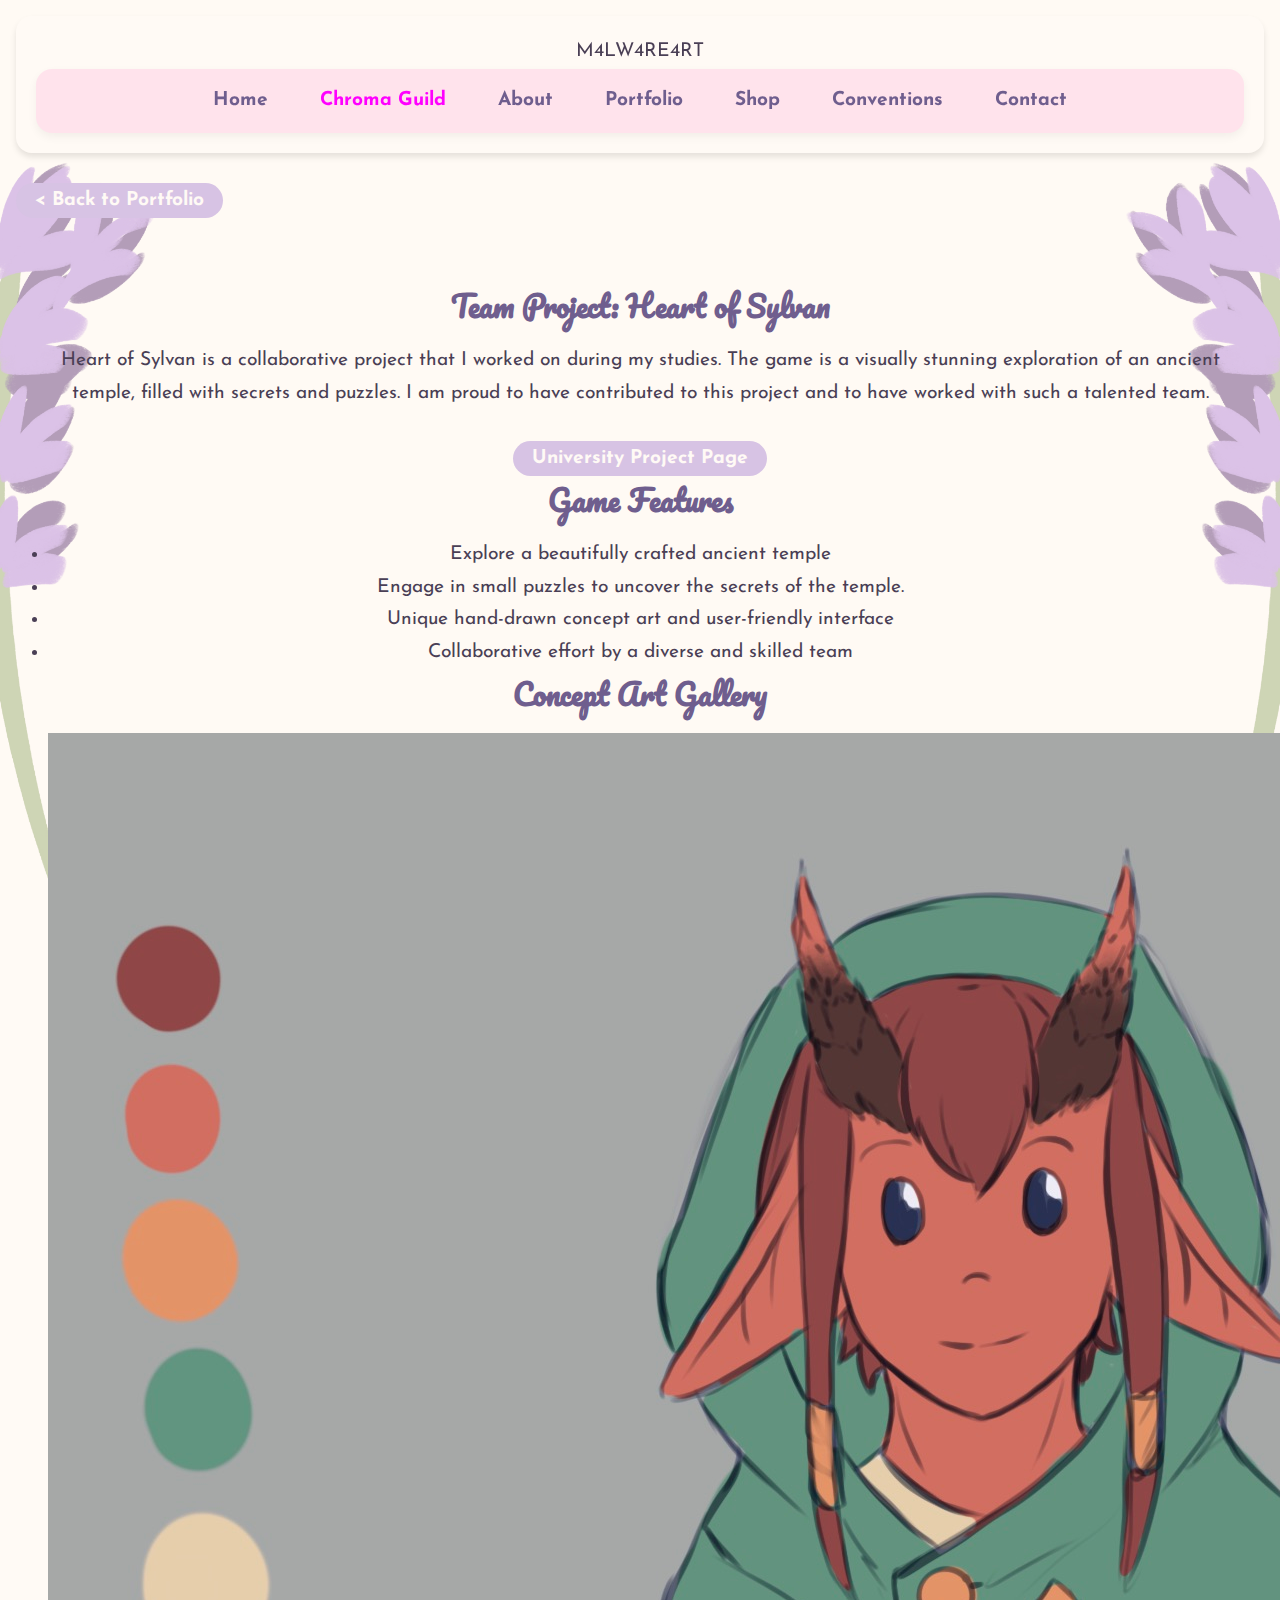
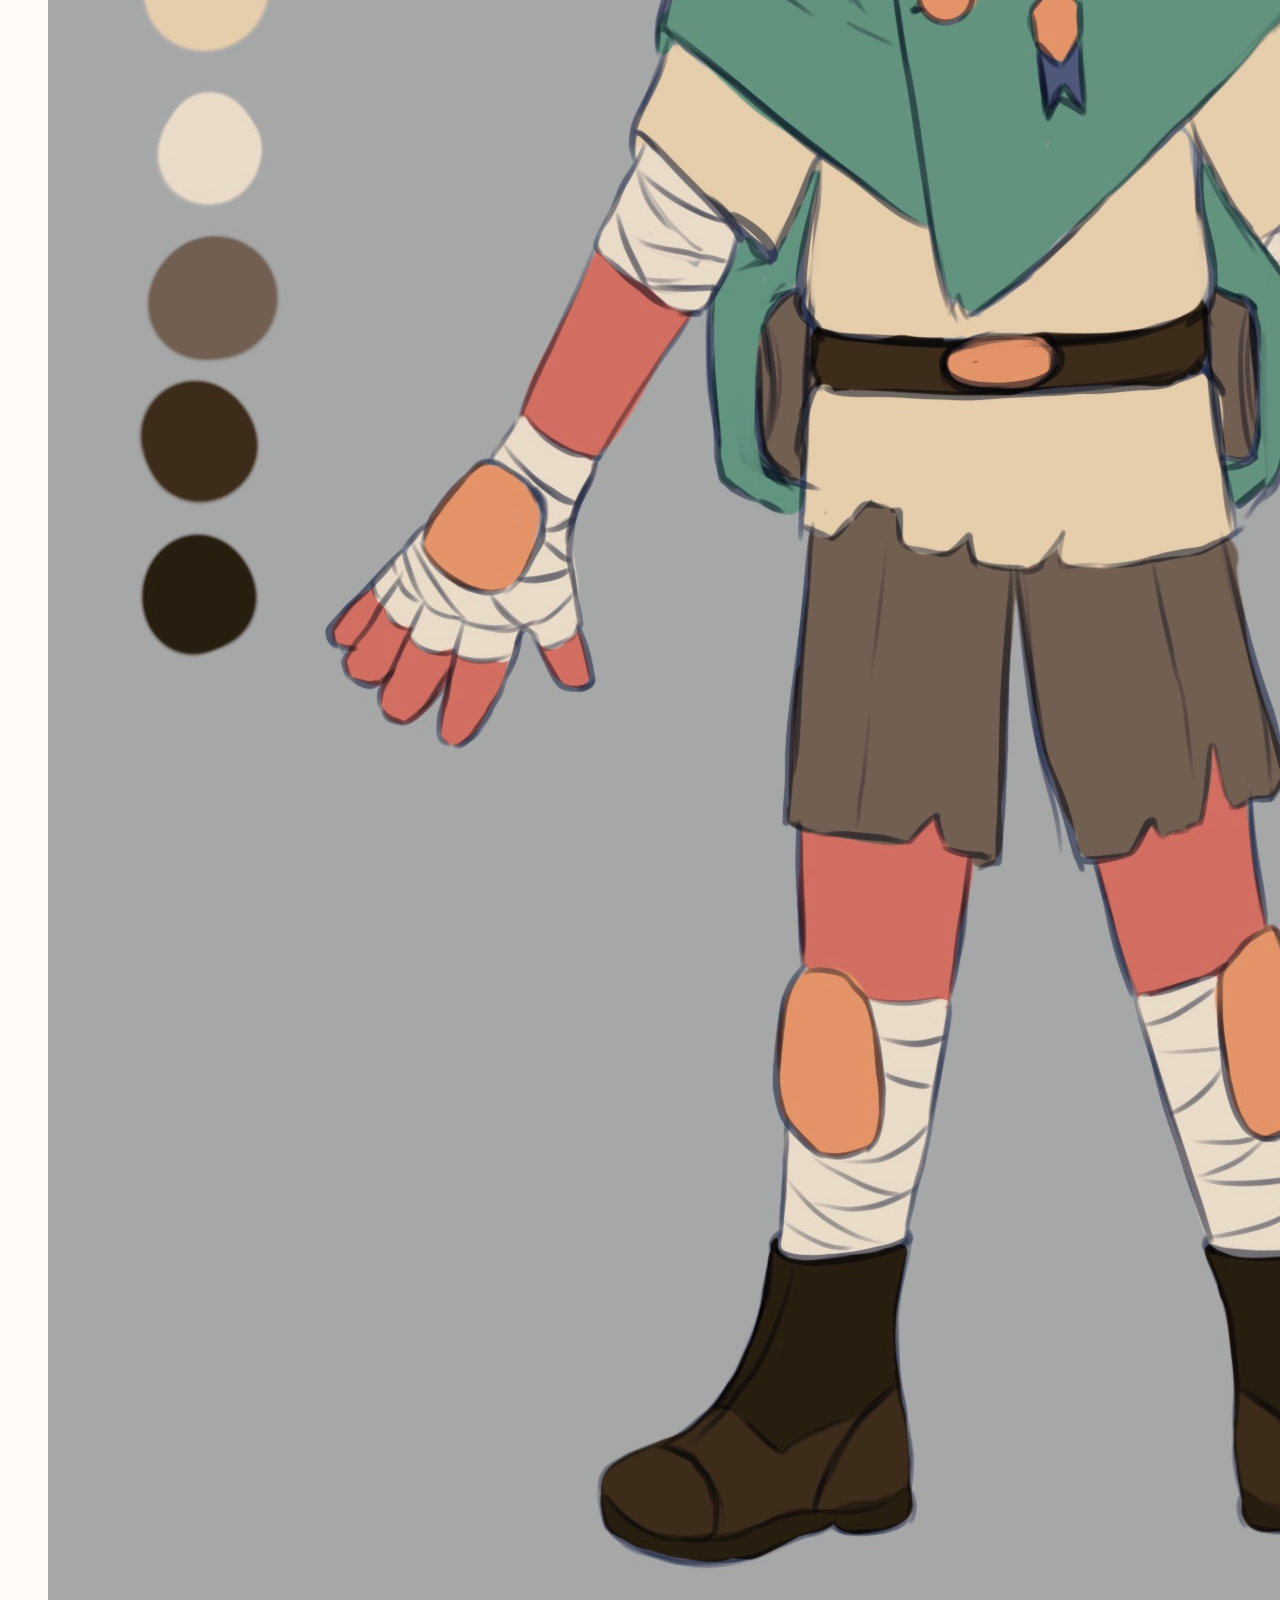
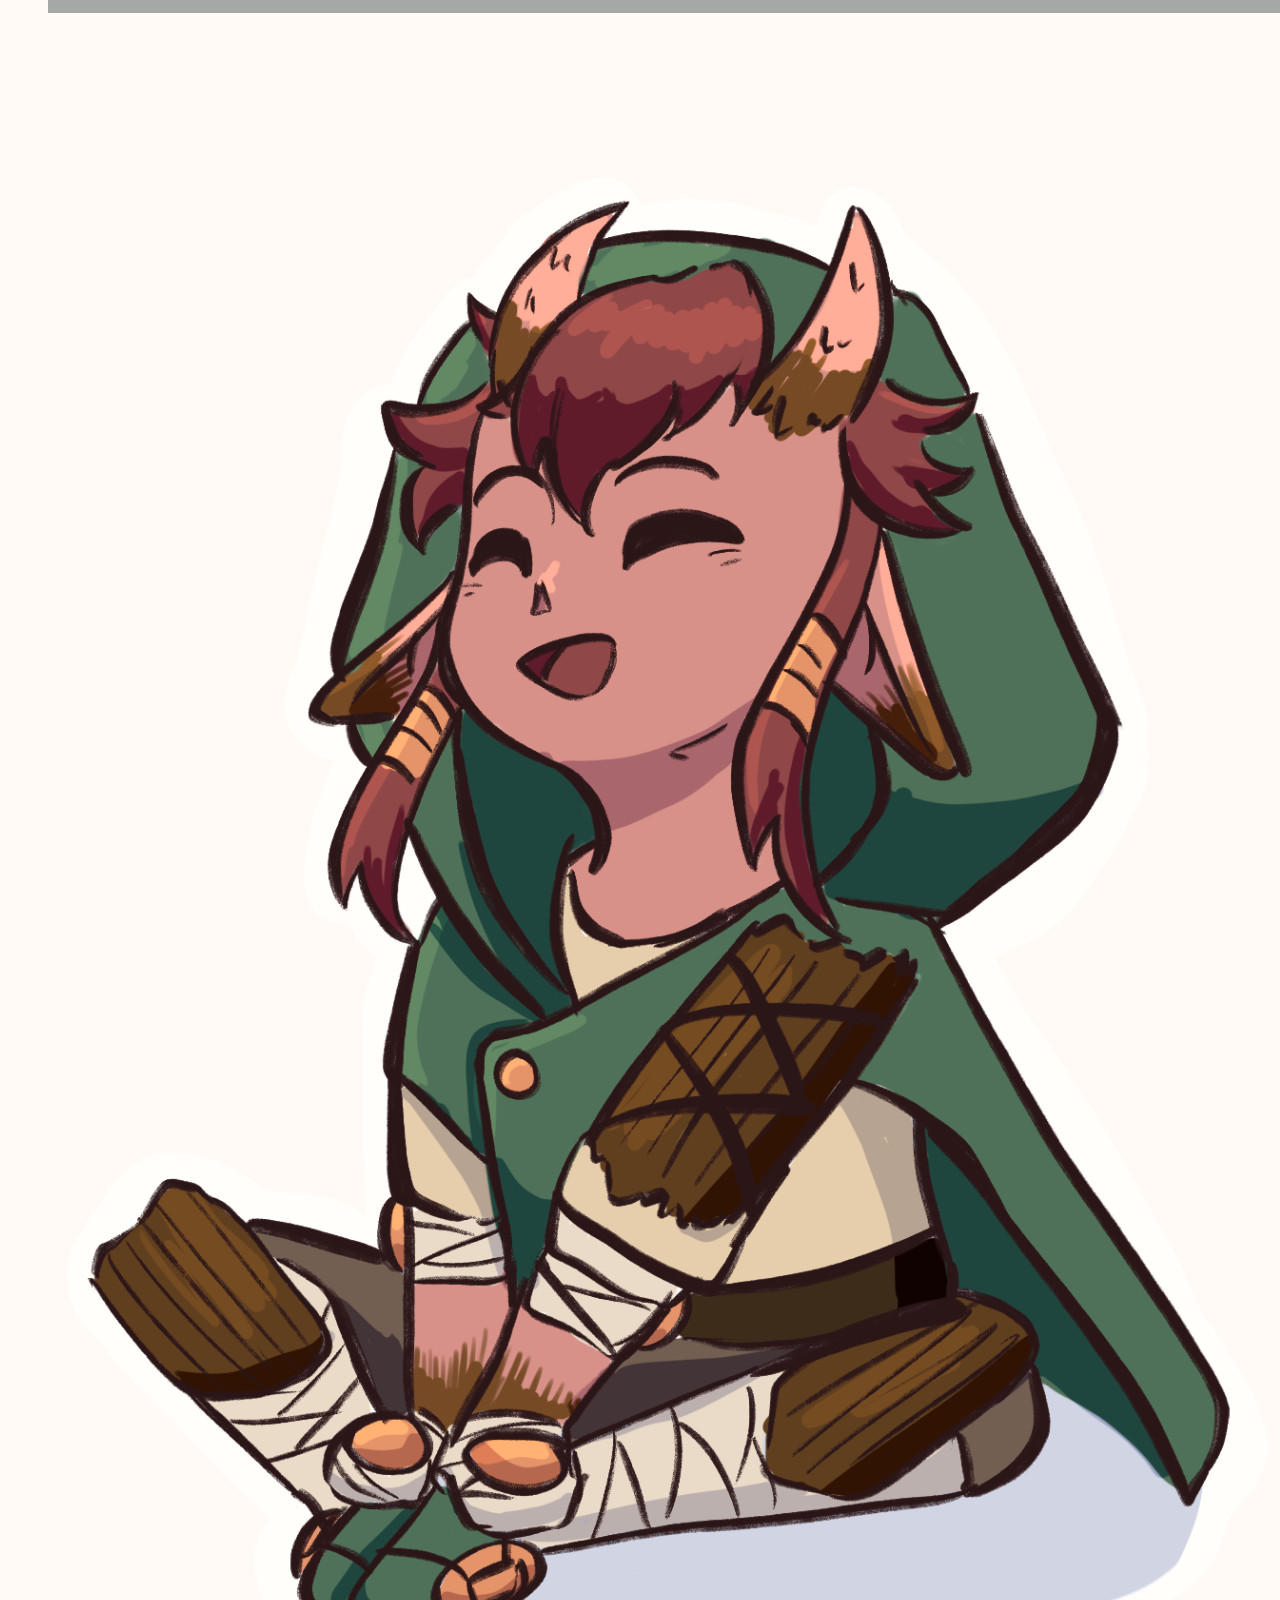
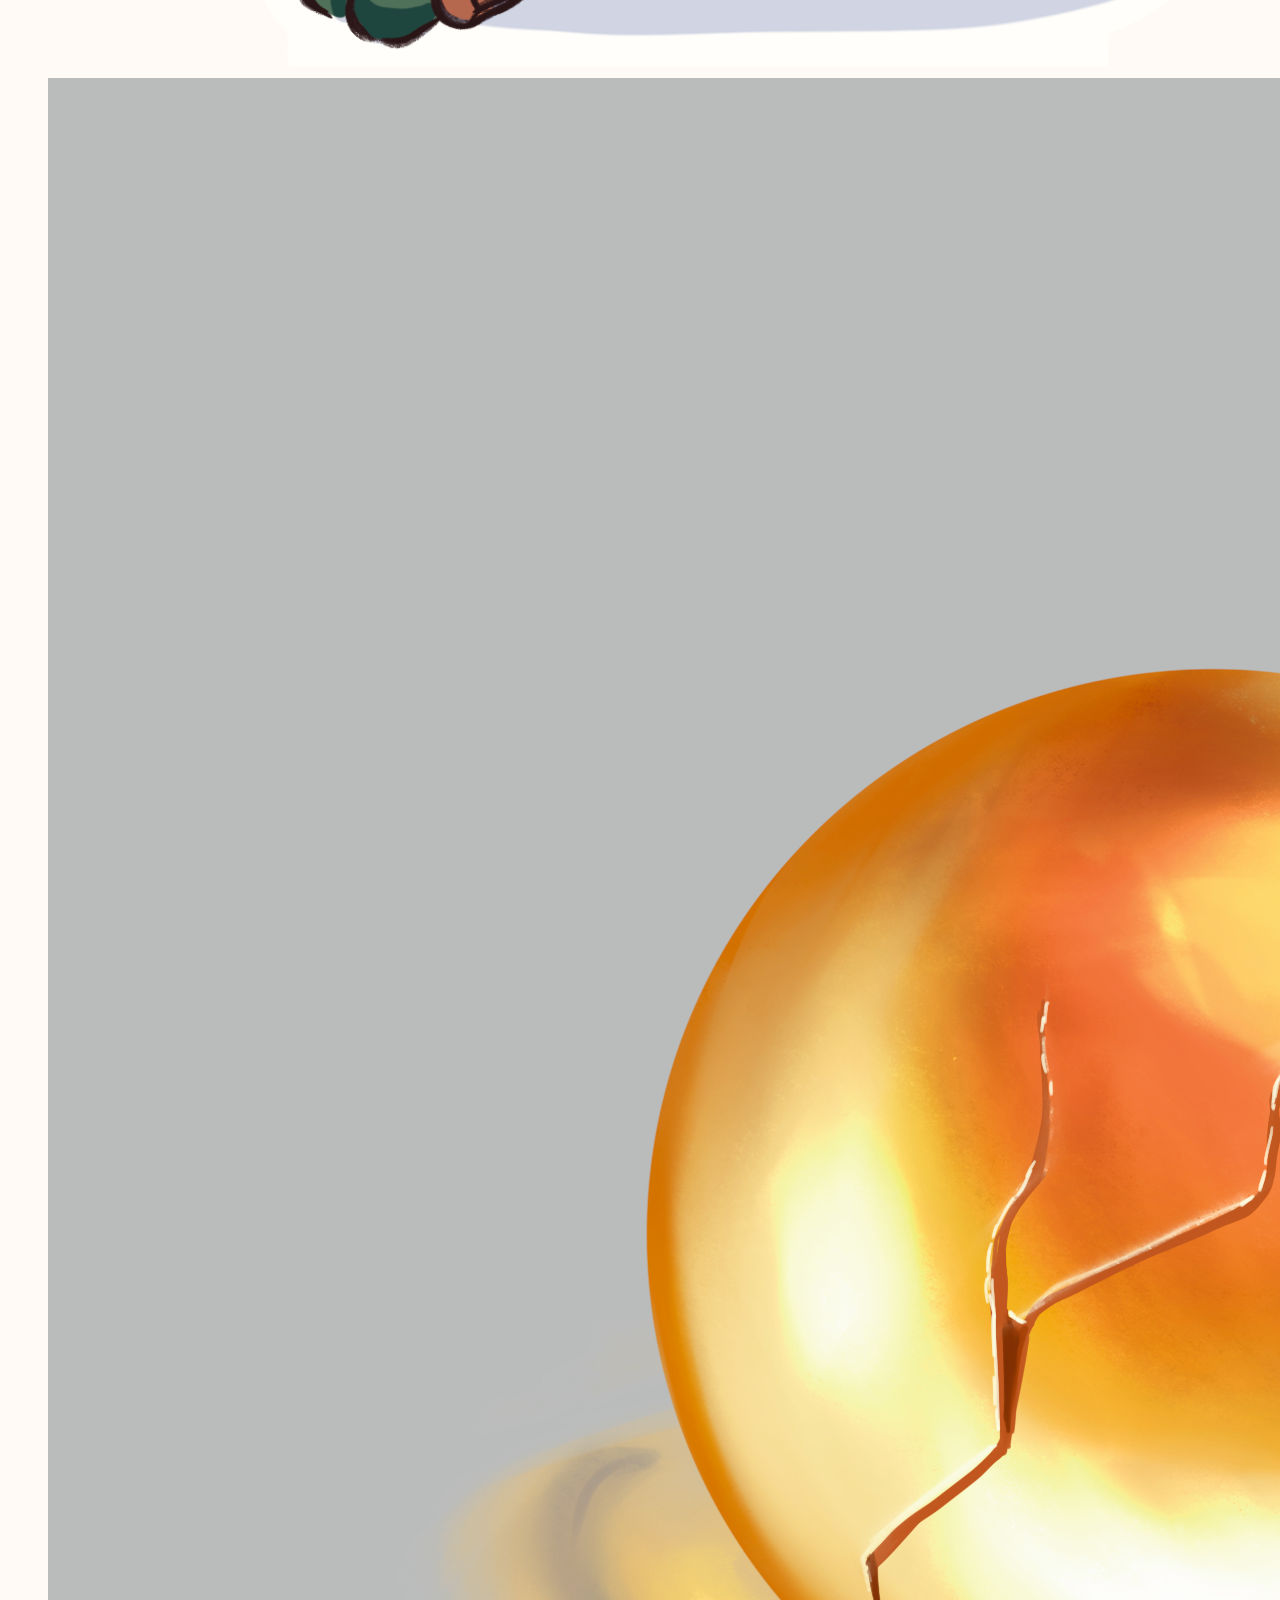
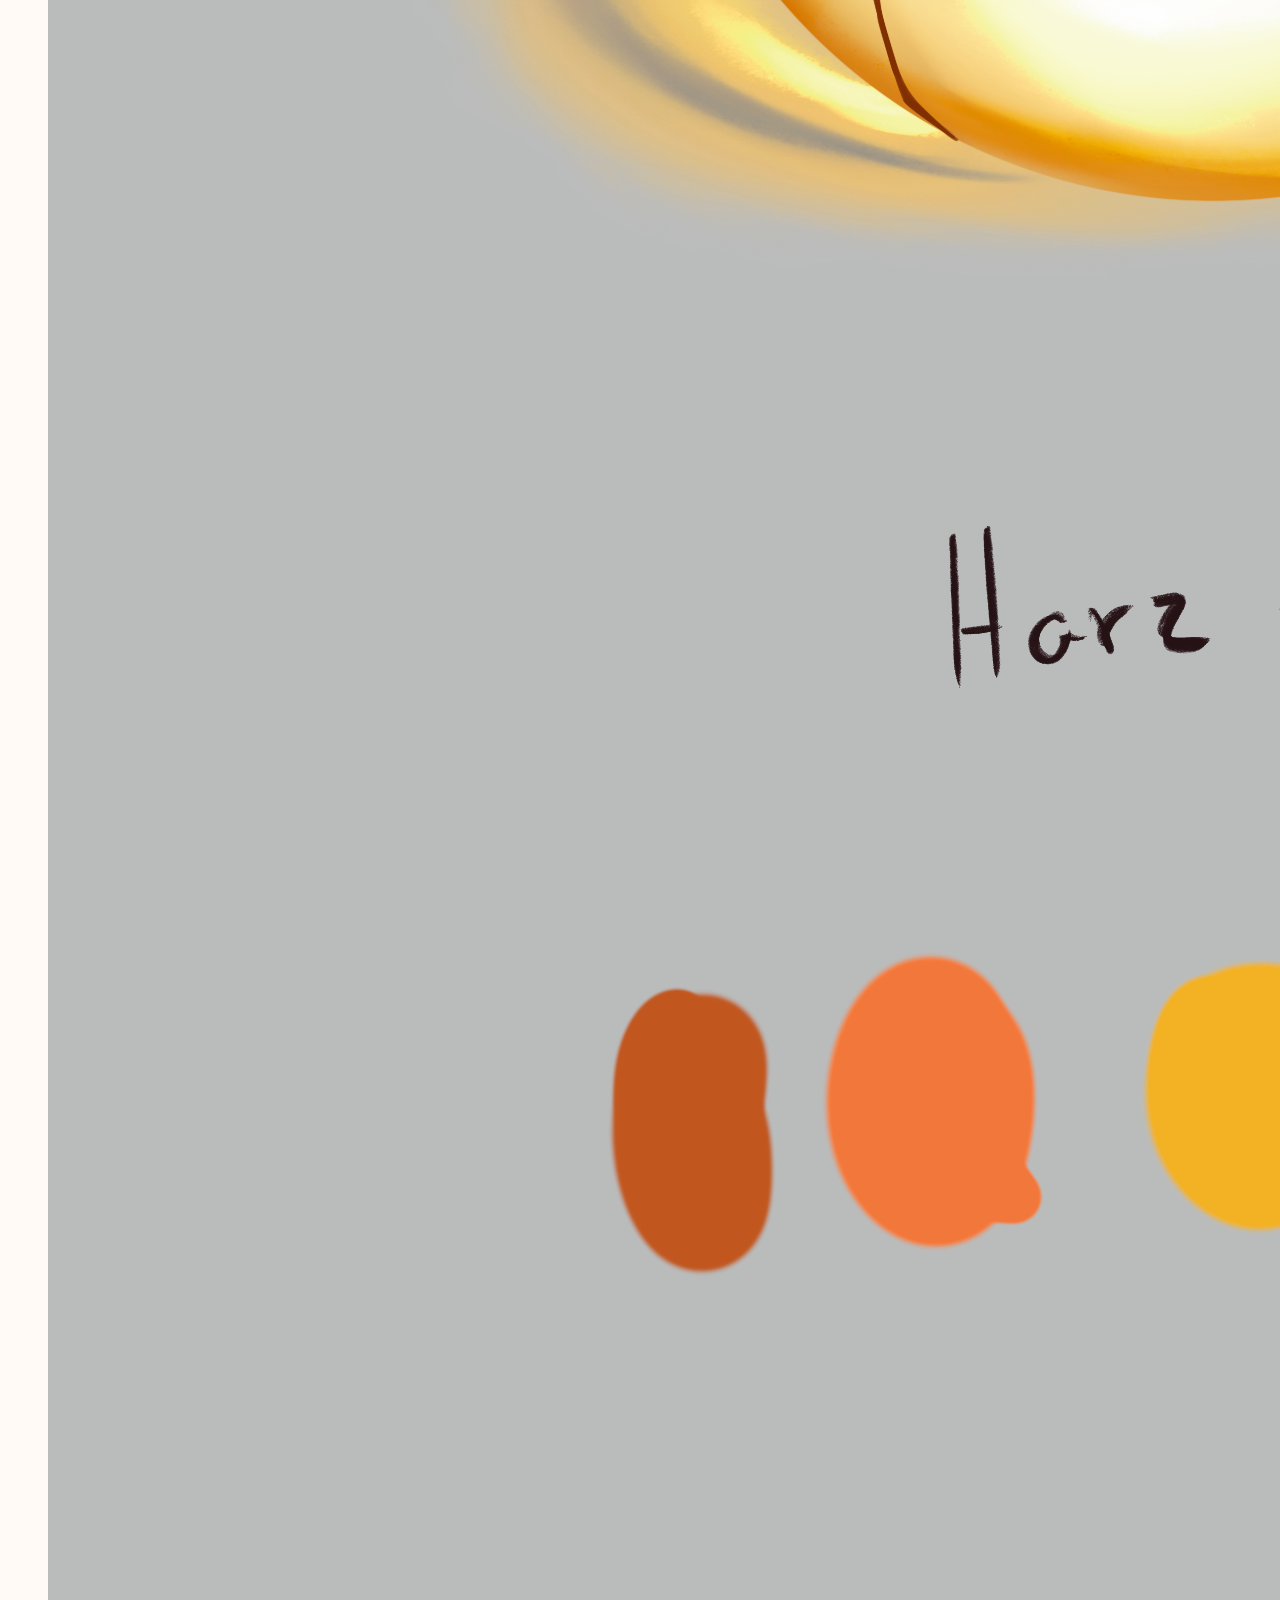
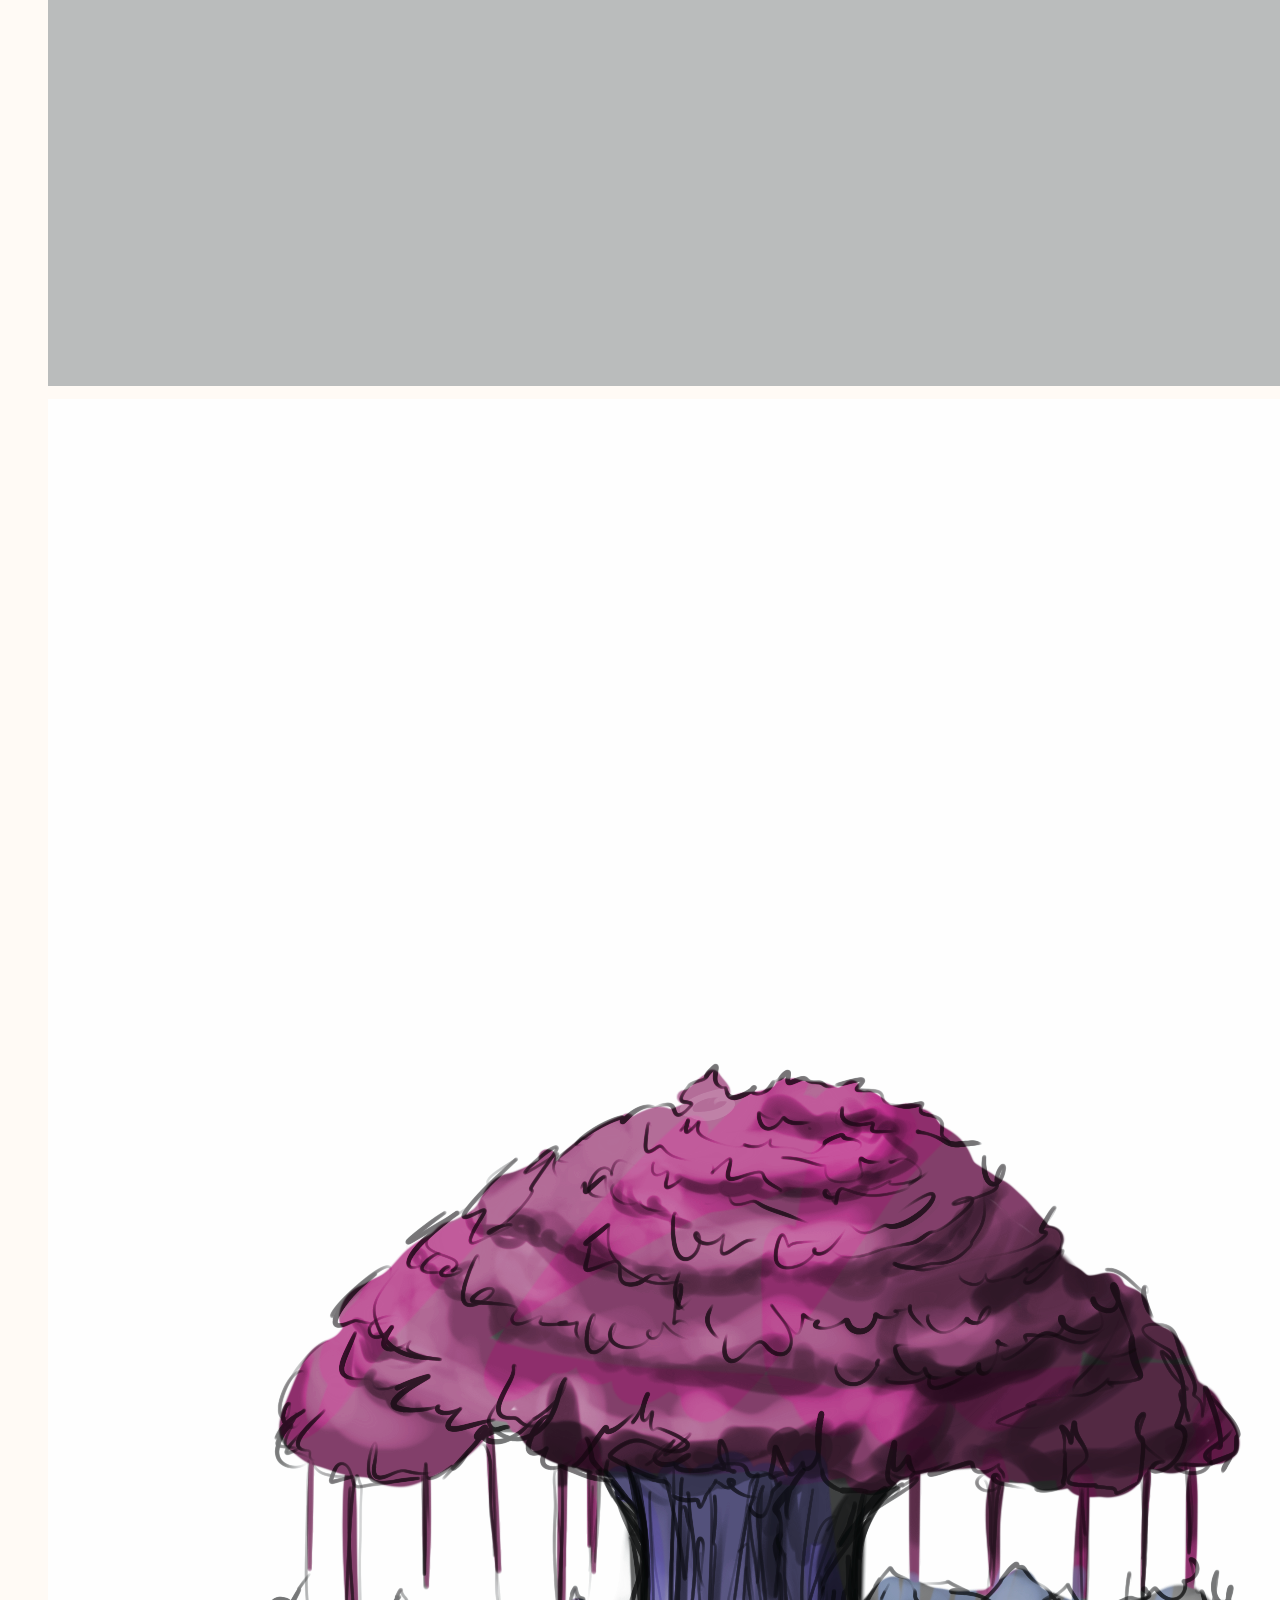
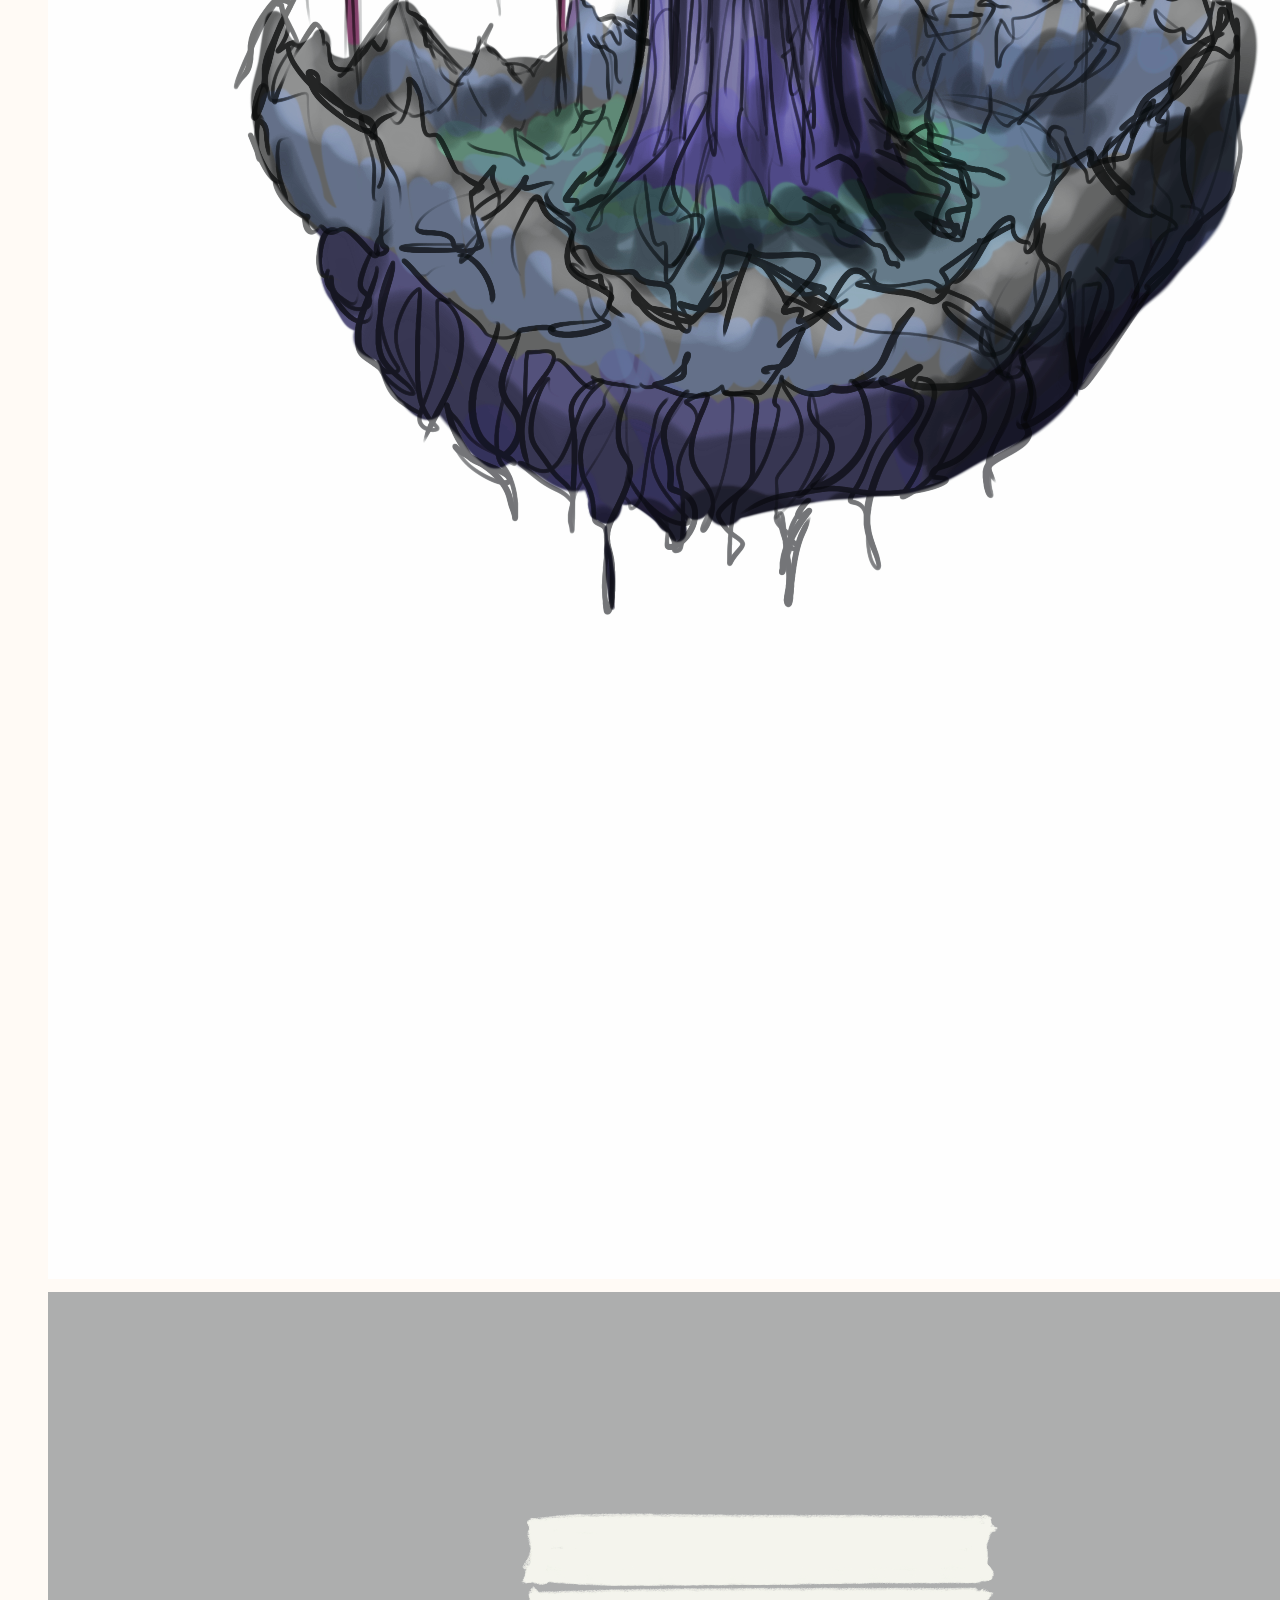
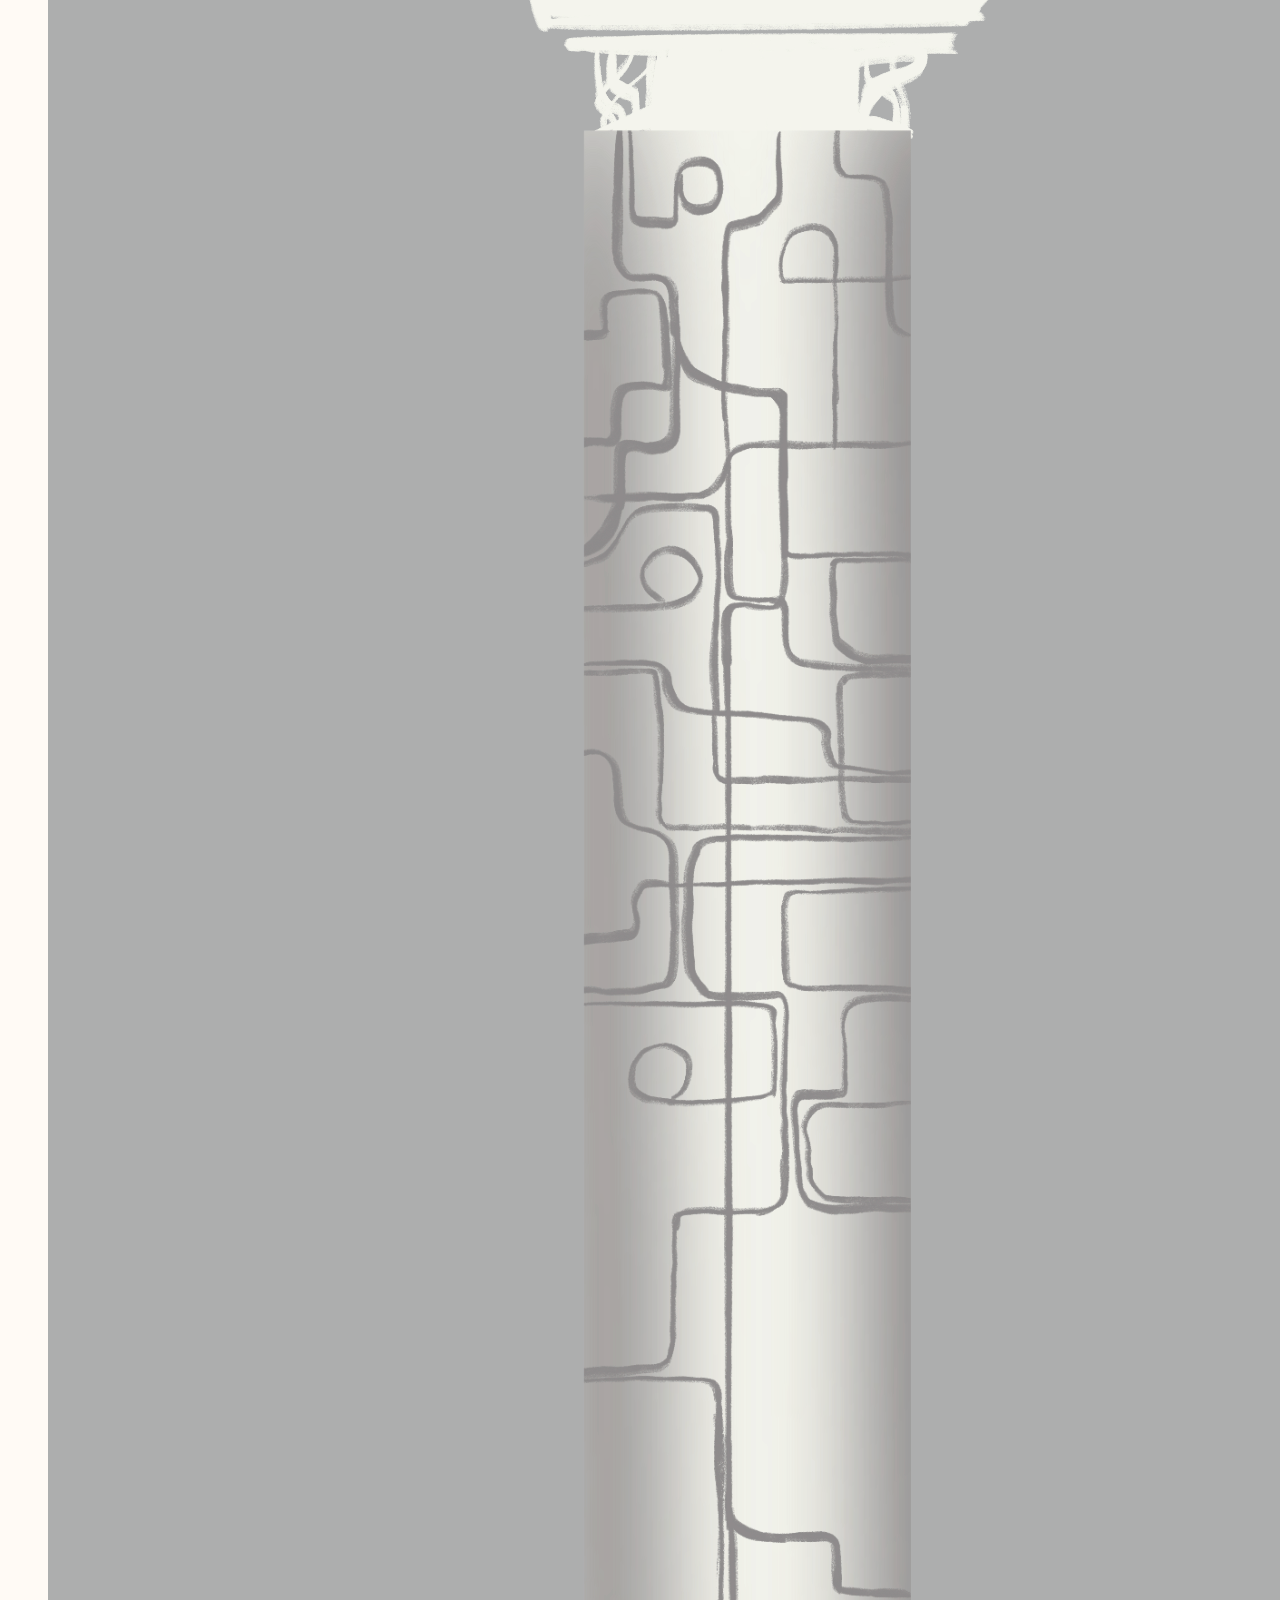
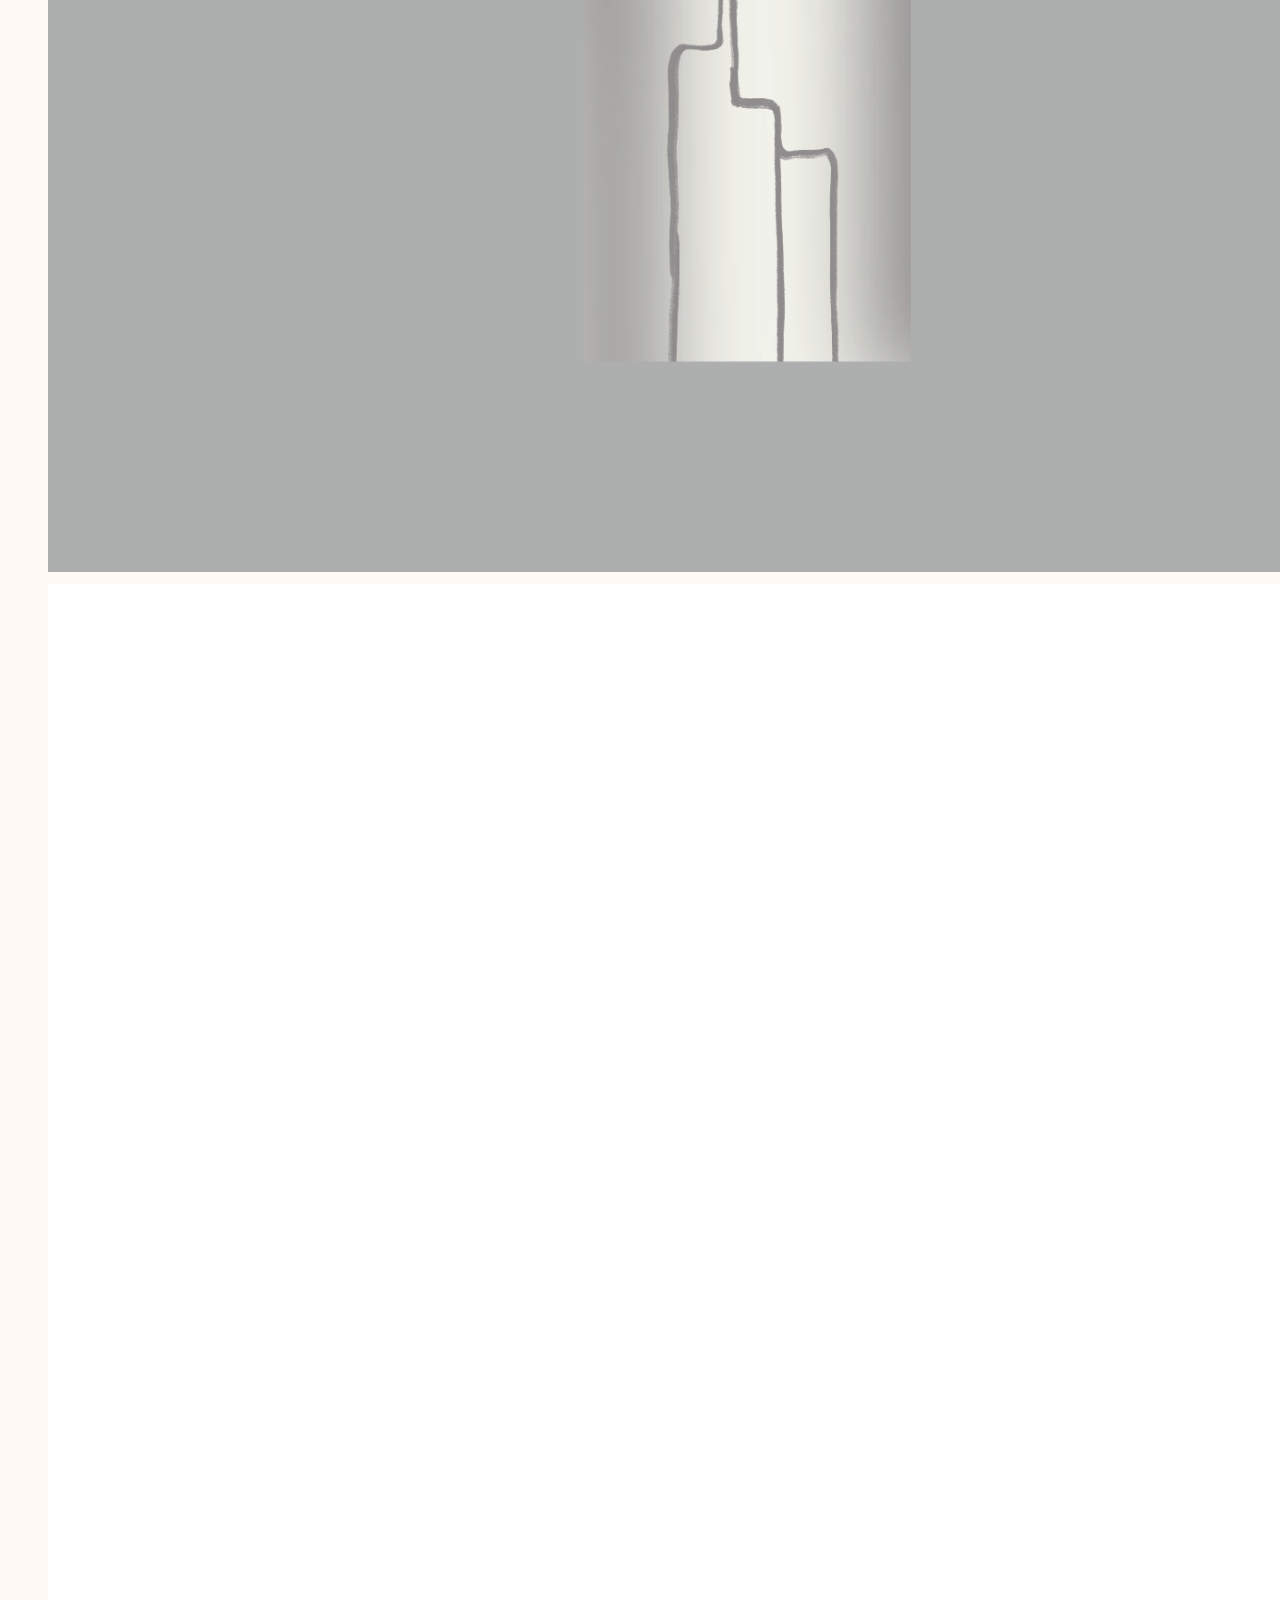
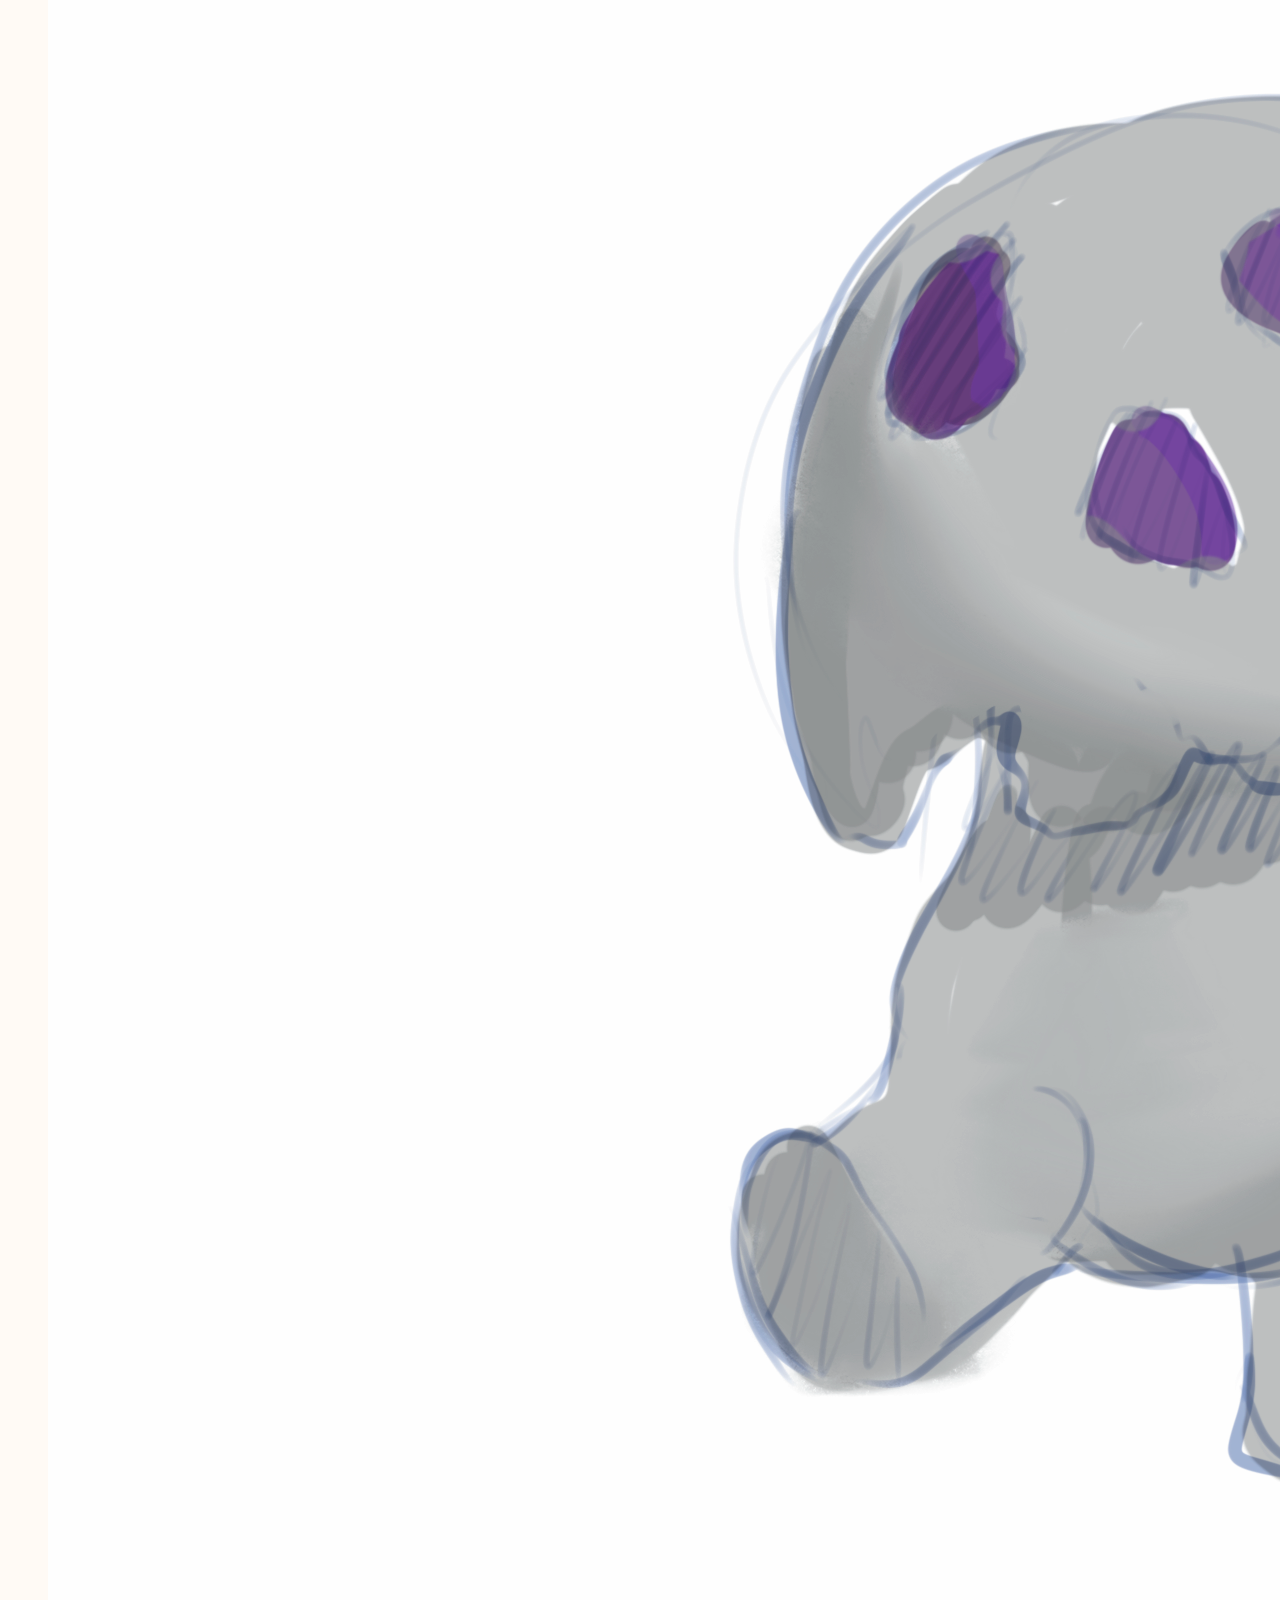
<file: html/heartofsylvan.html>
<!DOCTYPE html>
<html lang="en">
<head>
  <meta charset="UTF-8">
  <meta name="viewport" content="width=device-width, initial-scale=1.0">
  <title>Mika's Moonbrew</title>
  <link rel="stylesheet" href="../css/styles.css">
  <link rel="stylesheet" href="https://cdnjs.cloudflare.com/ajax/libs/font-awesome/6.0.0/css/all.min.css">
</head>
<body>
    <header>
        <div class="glitch" data-text="M4LW4RE4RT">M4LW4RE4RT</div>
        <nav>
          <ul>
            <li><a href="/index.html">Home</a></li>
            <li><a href="./chromaguild.html" class="cg">Chroma Guild</a></li>
            <li><a href="./about.html">About</a></li>
            <li><a href="./portfolio.html">Portfolio</a></li>
            <li><a href="https://mikasmoonbrew.sumupstore.com" target="_blank" rel="noopener">Shop</a></li>          <li><a href="./conventions.html">Conventions</a></li>
            <li><a href="./contact.html">Contact</a></li>
          </ul>
        </nav>
    </header>

    <div class="back-to-portfolio">
      <a href="./portfolio.html" class="btn">< Back to Portfolio</a>
    </div>

    <main id="heart-of-sylvan">
      <section class="intro">
        <h2>Team Project: Heart of Sylvan</h2>
        <p>
          Heart of Sylvan is a collaborative project that I worked on during my studies. The game is a visually stunning exploration of an ancient temple, filled with secrets and puzzles. I am proud to have contributed to this project and to have worked with such a talented team.
        </p>
        <br/>
        <a href="https://sichtraum.tha.de/2024/heart-of-sylvan/" class="btn" target="_blank" rel="noopener">University Project Page</a>
      </section>
  
      <section class="features">
        <h2>Game Features</h2>
        <ul>
          <li>Explore a beautifully crafted ancient temple</li>
          <li>Engage in small puzzles to uncover the secrets of the temple.</li>
          <li>Unique hand-drawn concept art and user-friendly interface</li>
          <li>Collaborative effort by a diverse and skilled team</li>
        </ul>
      </section>
  
      <section class="concept-art">
        <h2>Concept Art Gallery</h2>
        <div class="concept-gallery">
          <div class="gallery-item">
            <img src="../images/nika.jpeg" alt="nika">
          </div>
          <div class="gallery-item">
            <img src="../images/mini_nika.png" alt="chibi nika">
          </div>
          <div class="gallery-item">
            <img src="../images/resin.png" alt="Typo 3">
          </div>
          <div class="gallery-item">
            <img src="../images/Worldtrees.png" alt="Typo 4">
          </div>
          <div class="gallery-item">
            <img src="../images/columns.png" alt="Typo 5">
          </div>
          <div class="gallery-item">
            <img src="../images/shroomie.png" alt="Typo 6">
          </div>
          <div class="gallery-item">
            <img src="../images/bridge.png" alt="Typo 7">
          </div>
          <div class="gallery-item">
            <img src="../images/arch.png" alt="Typo 8">
          </div>
        </div>
      </section>
  
      <section class="ui-design">
        <h2>UI Design</h2>
        <p>Creating the UI for Heart of Sylvan was a key part of my contribution. The goal was to ensure an intuitive and immersive experience that complemented the game’s artistic vision.</p>
        <img src="../images/steuerung.png" alt="UI Design Example">
      </section>
    </main>

     <footer>
        <div class="social-media">
            <a href="https://www.instagram.com/mikasmoonbrew" target="_blank" rel="noopener" aria-label="Instagram">
              <i class="fab fa-instagram"></i>
            </a>
            <a href="https://bsky.app/profile/mikasmoonbrew.bsky.social" target="_blank" rel="noopener" aria-label="Twitter">
              <i class="fab fa-twitter"></i>
            </a>
            <a href="https://www.tumblr.com/blog/mikasmoonbrew" target="_blank" rel="noopener" aria-label="Tumblr">
              <i class="fab fa-tumblr"></i>
            </a>
            <a href="https://www.tiktok.com/@mikasmoonbrew" target="_blank" rel="noopener" aria-label="TikTok">
              <i class="fab fa-tiktok"></i>
            </a>
            <a href="https://www.twitch.tv/mikasmoonbrew" target="_blank" rel="noopener" aria-label="Twitch">
              <i class="fab fa-twitch"></i>
            </a>
            <a href="https://www.patreon.com/mikasmoonbrew" target="_blank" rel="noopener" aria-label="Patreon">
              <i class="fab fa-patreon"></i>
            </a>
            <a href="https://discord.gg/art-is-hard-925071982154887168" target="_blank" rel="noopener" aria-label="Discord">
              <i class="fab fa-discord"></i>
            </a>
          </div>
          <div>
          <p>&copy; 2025 Mika Engelmann. All Rights Reserved.</p>
          </div>
          <div class="footer-links"></div>
          <a href="./imprint.html">Imprint</a> | 
          <a href="./contact.html">Contact</a>
        </div>
      </footer>
    <script src="../scripts.js"></script>
 
</body>
</html>
</file>
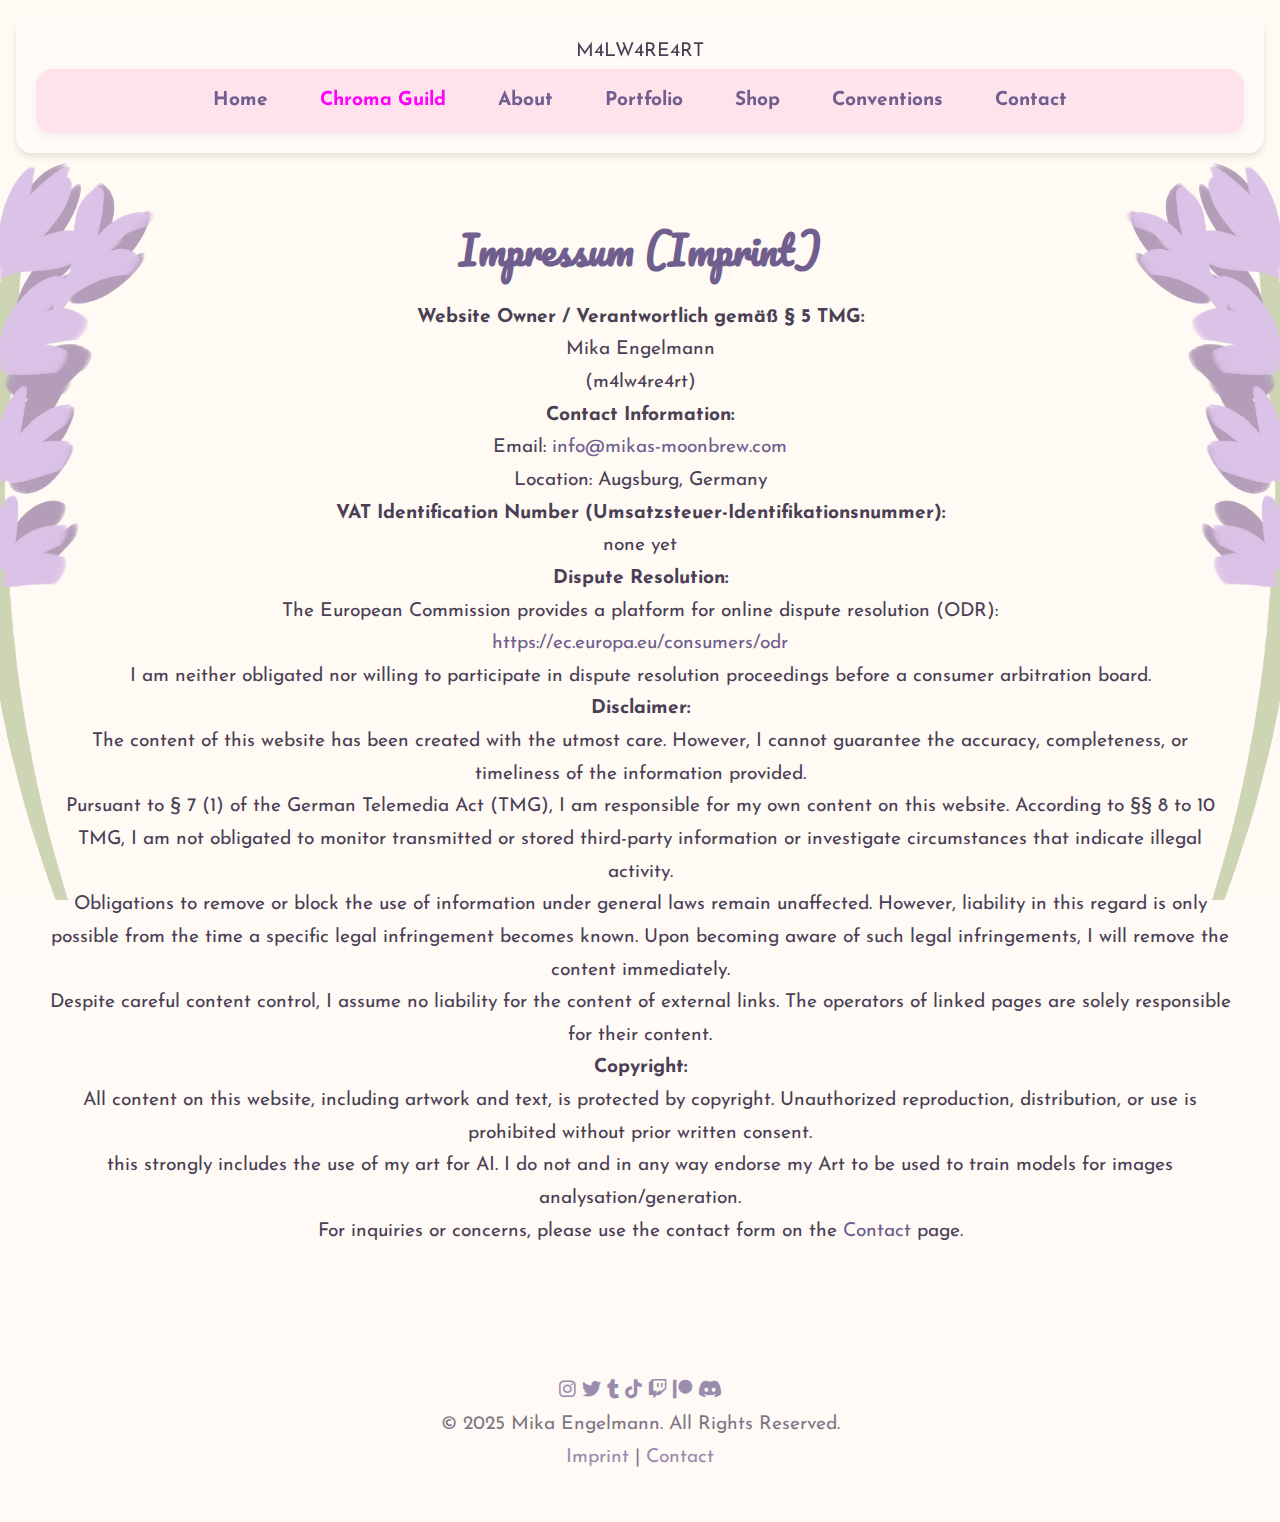
<file: html/imprint.html>
<!DOCTYPE html>
<html lang="en">
<head>
  <meta charset="UTF-8">
  <meta name="viewport" content="width=device-width, initial-scale=1.0">
  <title>Mika's Moonbrew</title>
  <link rel="stylesheet" href="../css/styles.css">
  <link rel="stylesheet" href="https://cdnjs.cloudflare.com/ajax/libs/font-awesome/6.0.0/css/all.min.css">
</head>
<body>
    <header>
        <div class="glitch" data-text="M4LW4RE4RT">M4LW4RE4RT</div>
          <nav>
            <ul>
            <li><a href="/index.html">Home</a></li>
            <li><a href="./chromaguild.html" class="cg">Chroma Guild</a></li>
            <li><a href="./about.html">About</a></li>
            <li><a href="./portfolio.html">Portfolio</a></li>
            <li><a href="https://mikasmoonbrew.sumupstore.com" target="_blank" rel="noopener">Shop</a></li>          <li><a href="./conventions.html">Conventions</a></li>
            <li><a href="./contact.html">Contact</a></li>
          </ul>
        </nav>
    </header>

    <main>
        <section id="imprint">
          <h1>Impressum (Imprint)</h1>
          <p><strong>Website Owner / Verantwortlich gemäß § 5 TMG:</strong><br>
            Mika Engelmann<br>
            (m4lw4re4rt)
          </p>
          <p><strong>Contact Information:</strong><br>
            Email: <a href="mailto:info@mikas-moonbrew.com">info@mikas-moonbrew.com</a><br>
            Location: Augsburg, Germany
          </p>
          <p><strong>VAT Identification Number (Umsatzsteuer-Identifikationsnummer):</strong><br>
                none yet          
            </p>
          <p><strong>Dispute Resolution:</strong><br>
            The European Commission provides a platform for online dispute resolution (ODR):<br>
            <a href="https://ec.europa.eu/consumers/odr" target="_blank" rel="noopener noreferrer">https://ec.europa.eu/consumers/odr</a><br>
            I am neither obligated nor willing to participate in dispute resolution proceedings before a consumer arbitration board.
          </p>
          <p><strong>Disclaimer:</strong><br>
            The content of this website has been created with the utmost care. However, I cannot guarantee the accuracy, completeness, or timeliness of the information provided.<br>
            Pursuant to § 7 (1) of the German Telemedia Act (TMG), I am responsible for my own content on this website. According to §§ 8 to 10 TMG, I am not obligated to monitor transmitted or stored third-party information or investigate circumstances that indicate illegal activity.<br>
            Obligations to remove or block the use of information under general laws remain unaffected. However, liability in this regard is only possible from the time a specific legal infringement becomes known. Upon becoming aware of such legal infringements, I will remove the content immediately.
          </p>
          <p>
            Despite careful content control, I assume no liability for the content of external links. The operators of linked pages are solely responsible for their content.
          </p>
          <p><strong>Copyright:</strong><br>
            All content on this website, including artwork and text, is protected by copyright. Unauthorized reproduction, distribution, or use is prohibited without prior written consent.
          </p>
          <p>this strongly includes the use of my art for AI. I do not and in any way endorse my Art to be used to train models for images analysation/generation.</p>
          <p>
            For inquiries or concerns, please use the contact form on the <a href="./contact.html">Contact</a> page.
          </p>
        </section>
    </main>

     <footer>
      <div class="social-media">
          <a href="https://www.instagram.com/mikasmoonbrew" target="_blank" rel="noopener" aria-label="Instagram">
            <i class="fab fa-instagram"></i>
          </a>
          <a href="https://bsky.app/profile/mikasmoonbrew.bsky.social" target="_blank" rel="noopener" aria-label="Twitter">
            <i class="fab fa-twitter"></i>
          </a>
          <a href="https://www.tumblr.com/blog/mikasmoonbrew" target="_blank" rel="noopener" aria-label="Tumblr">
            <i class="fab fa-tumblr"></i>
          </a>
          <a href="https://www.tiktok.com/@mikasmoonbrew" target="_blank" rel="noopener" aria-label="TikTok">
            <i class="fab fa-tiktok"></i>
          </a>
          <a href="https://www.twitch.tv/mikasmoonbrew" target="_blank" rel="noopener" aria-label="Twitch">
            <i class="fab fa-twitch"></i>
          </a>
          <a href="https://www.patreon.com/mikasmoonbrew" target="_blank" rel="noopener" aria-label="Patreon">
            <i class="fab fa-patreon"></i>
          </a>
          <a href="https://discord.gg/art-is-hard-925071982154887168" target="_blank" rel="noopener" aria-label="Discord">
            <i class="fab fa-discord"></i>
          </a>
        </div>
        <div>
         <p>&copy; 2025 Mika Engelmann. All Rights Reserved.</p>
        </div>
        <div class="footer-links"></div>
        <a href="./imprint.html">Imprint</a> | 
        <a href="./contact.html">Contact</a>
      </div>
  </footer>
    <script src="../scripts.js"></script>
 
</body>
</html>
</file>
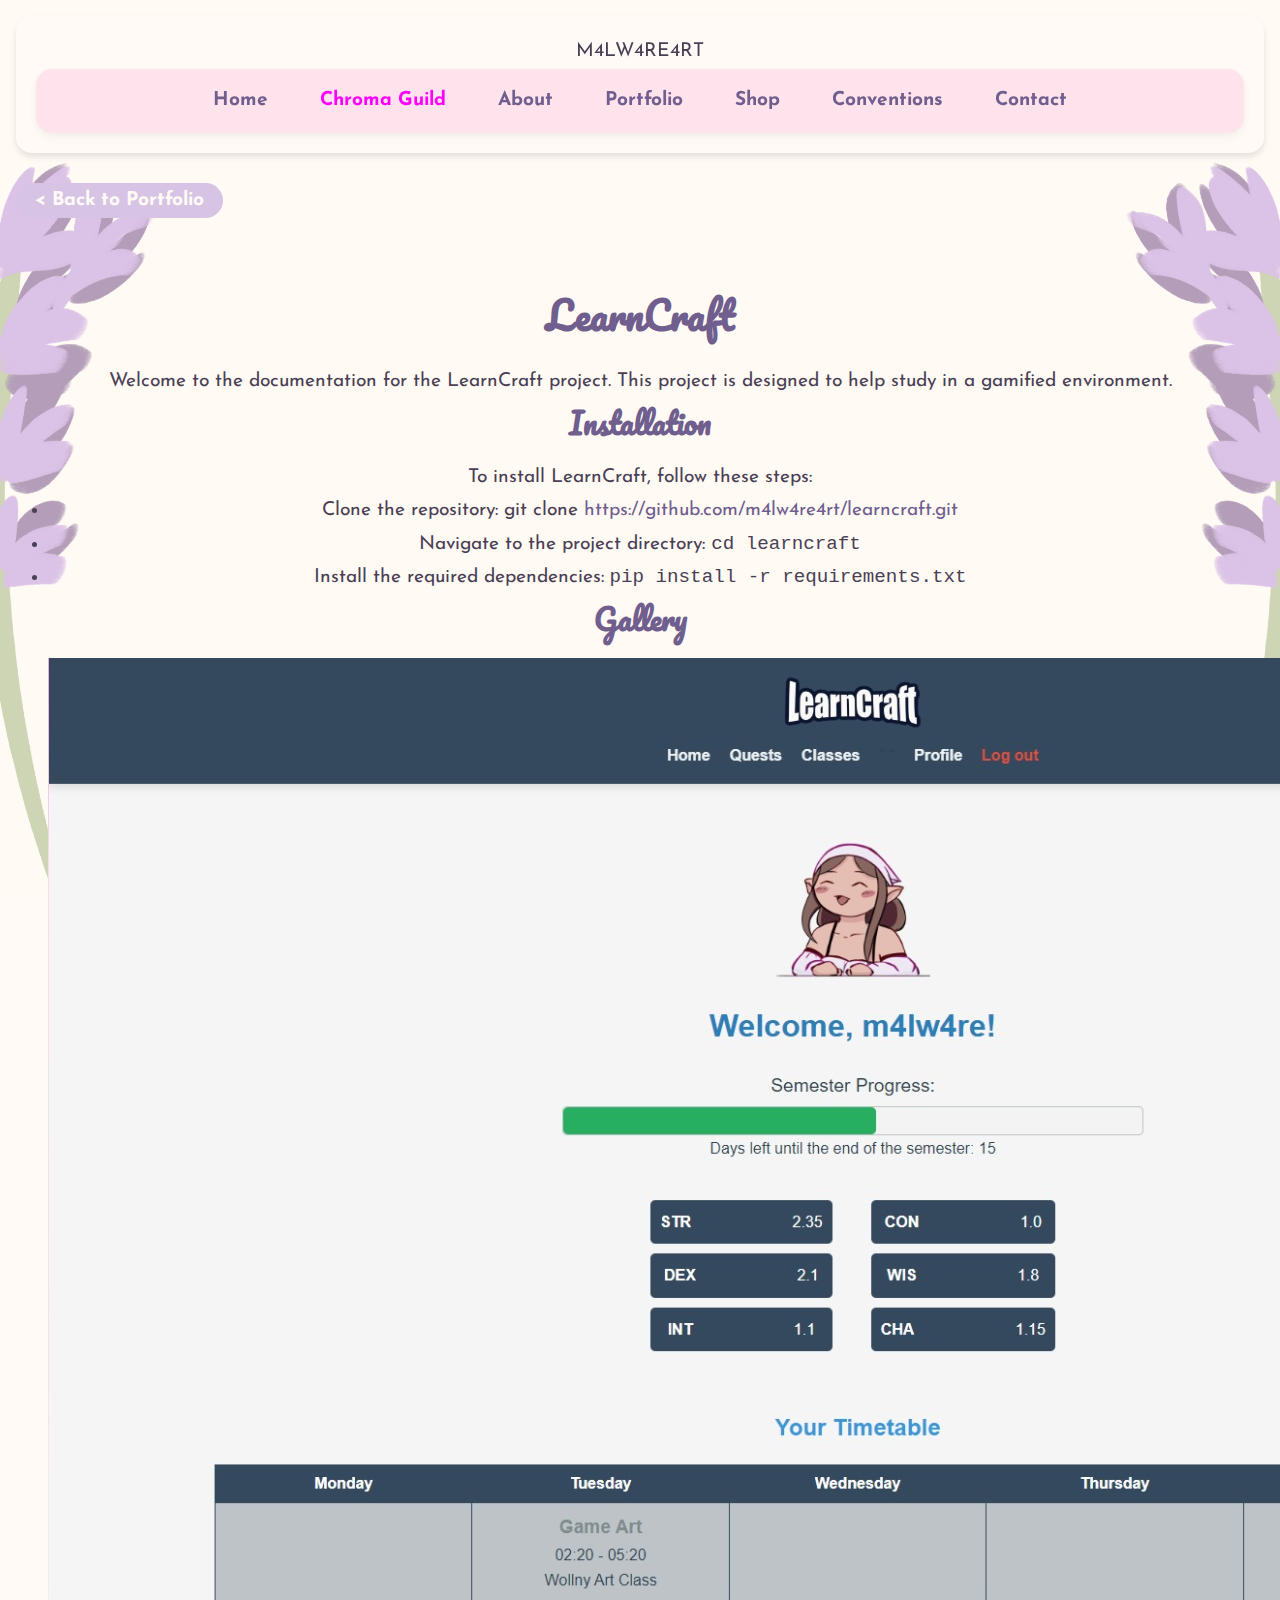
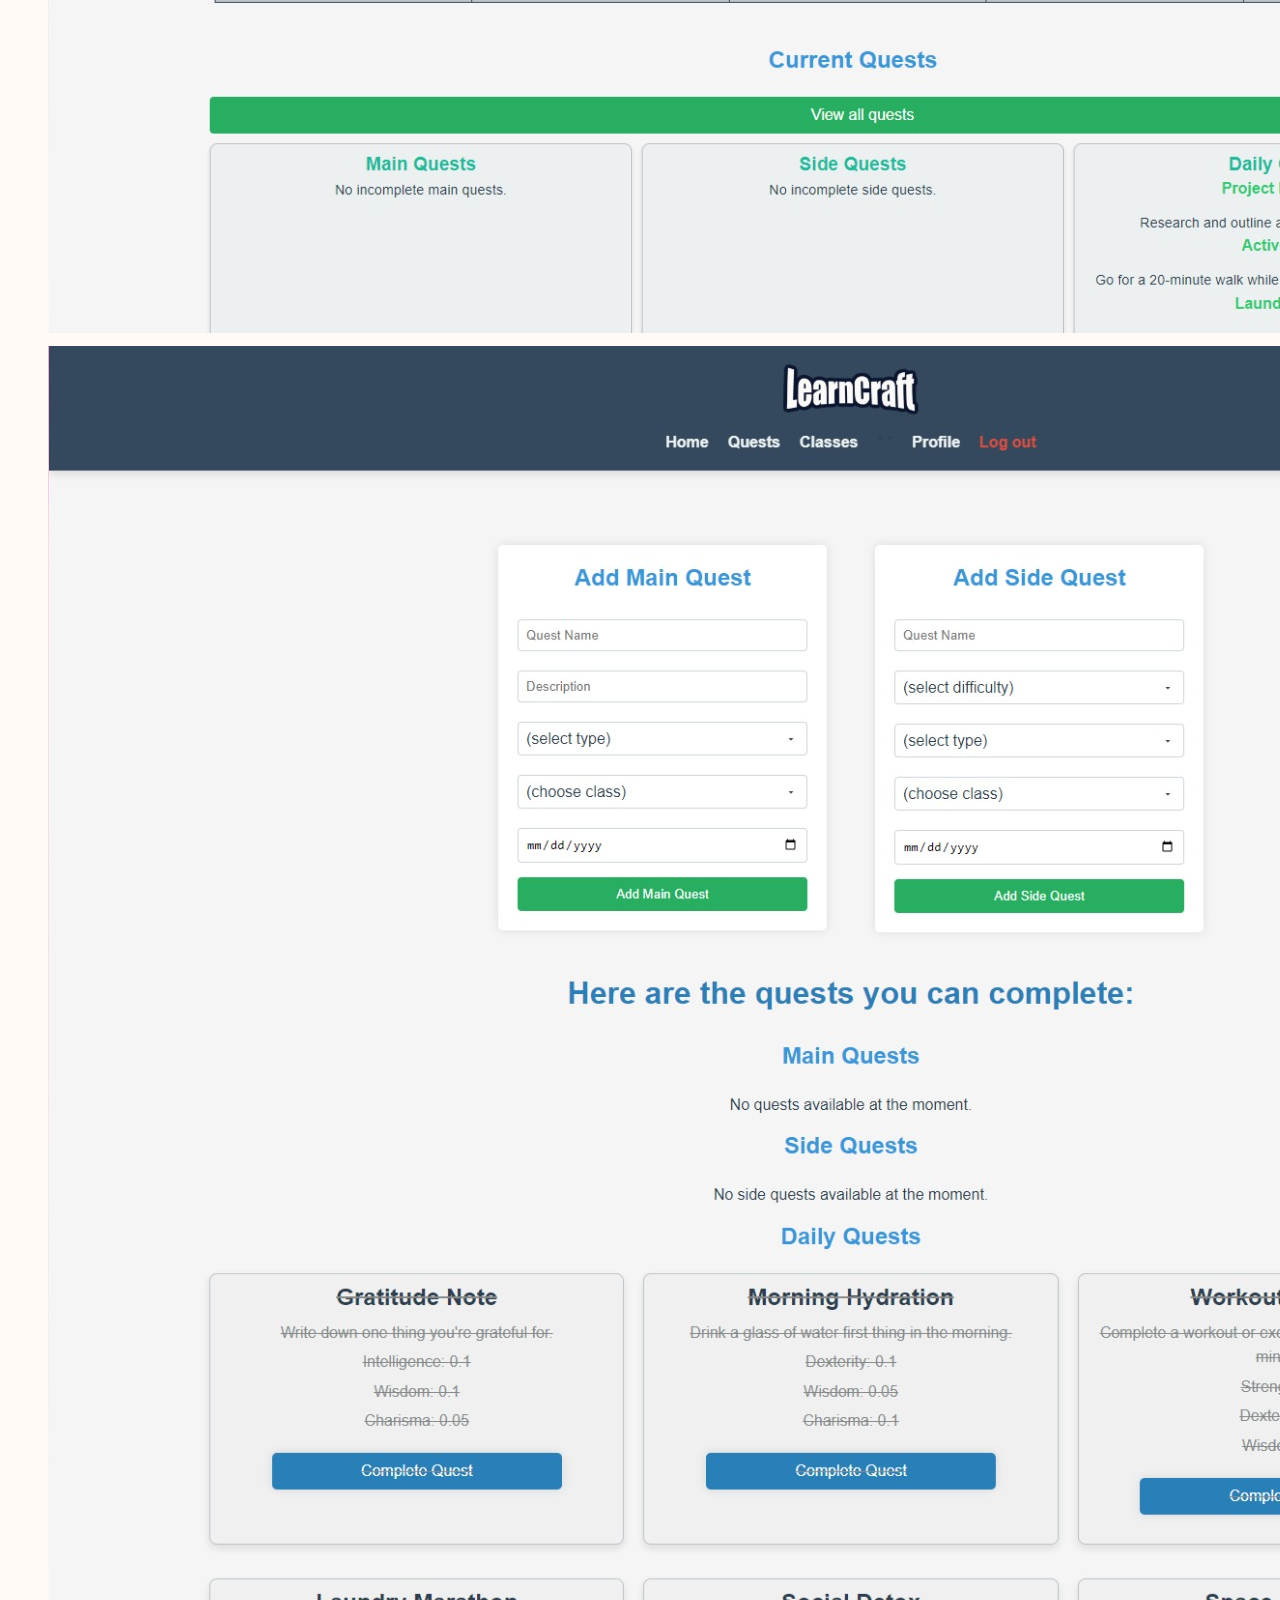
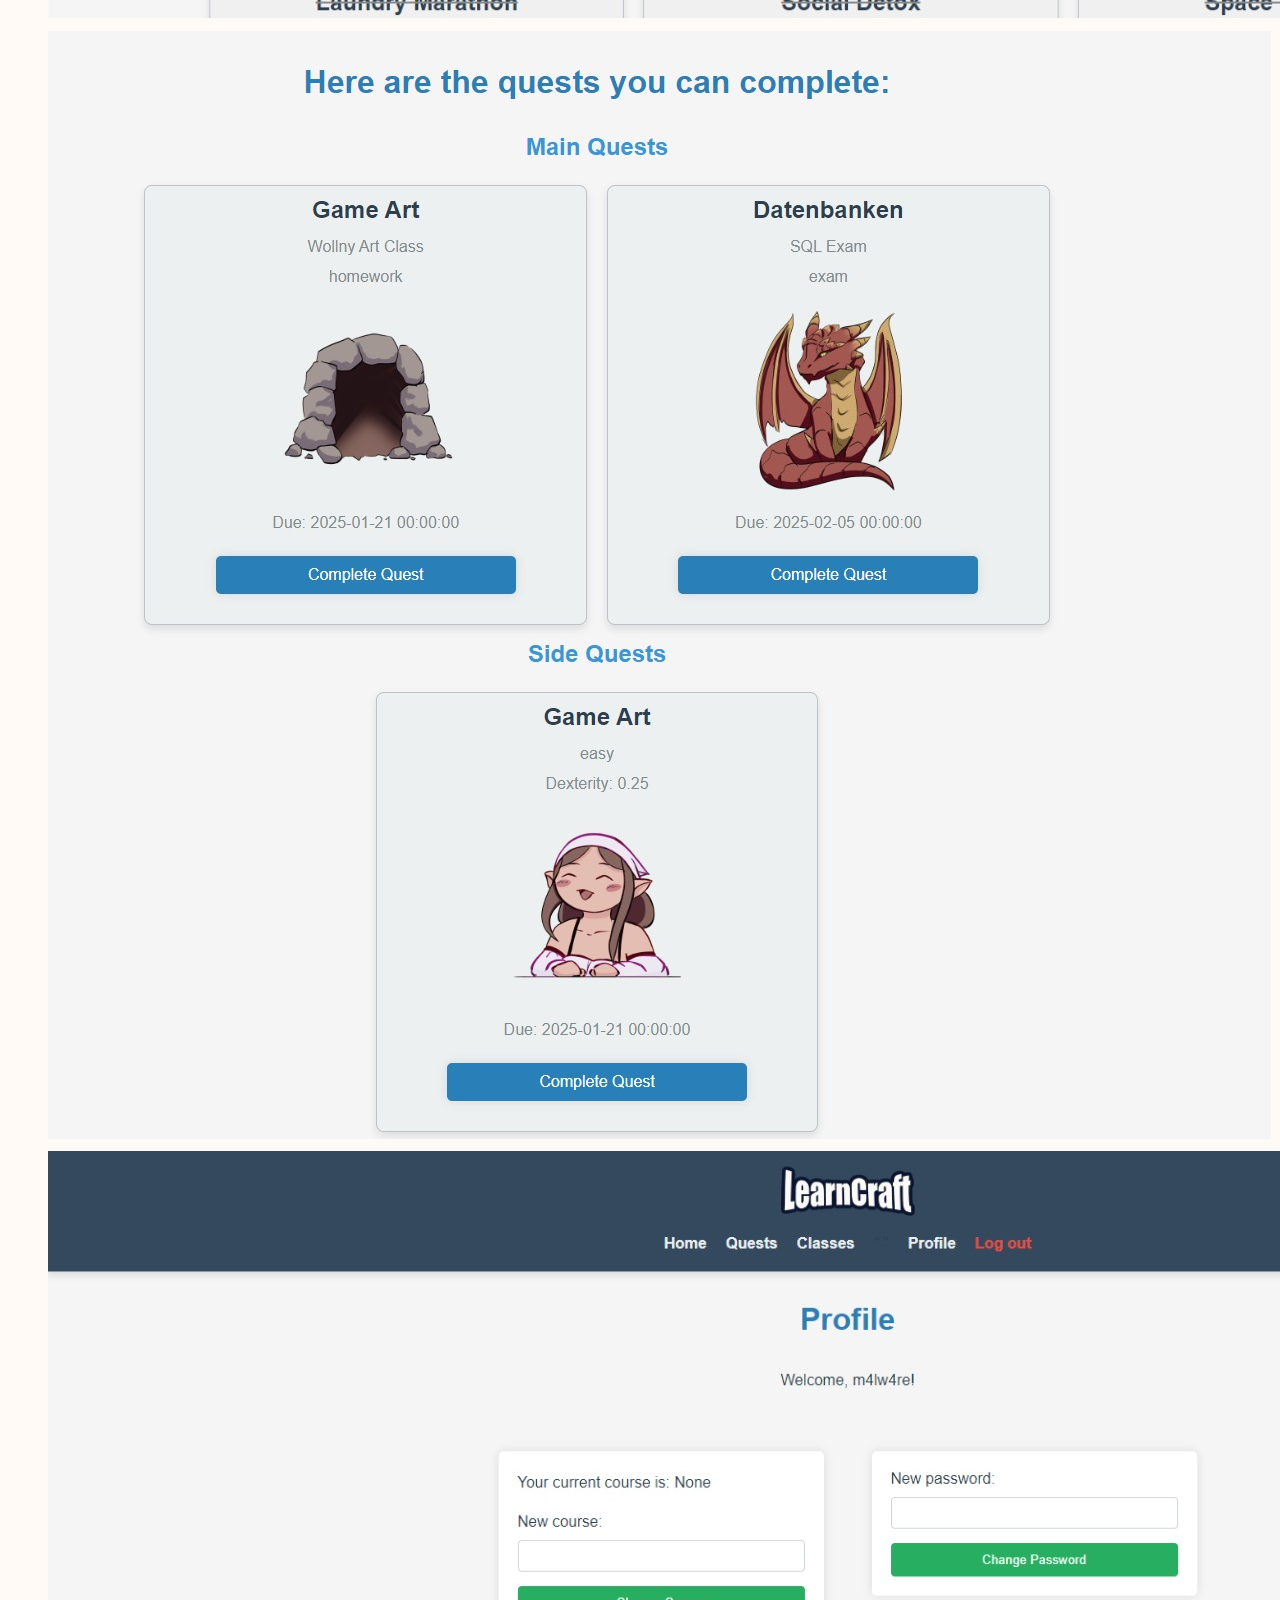
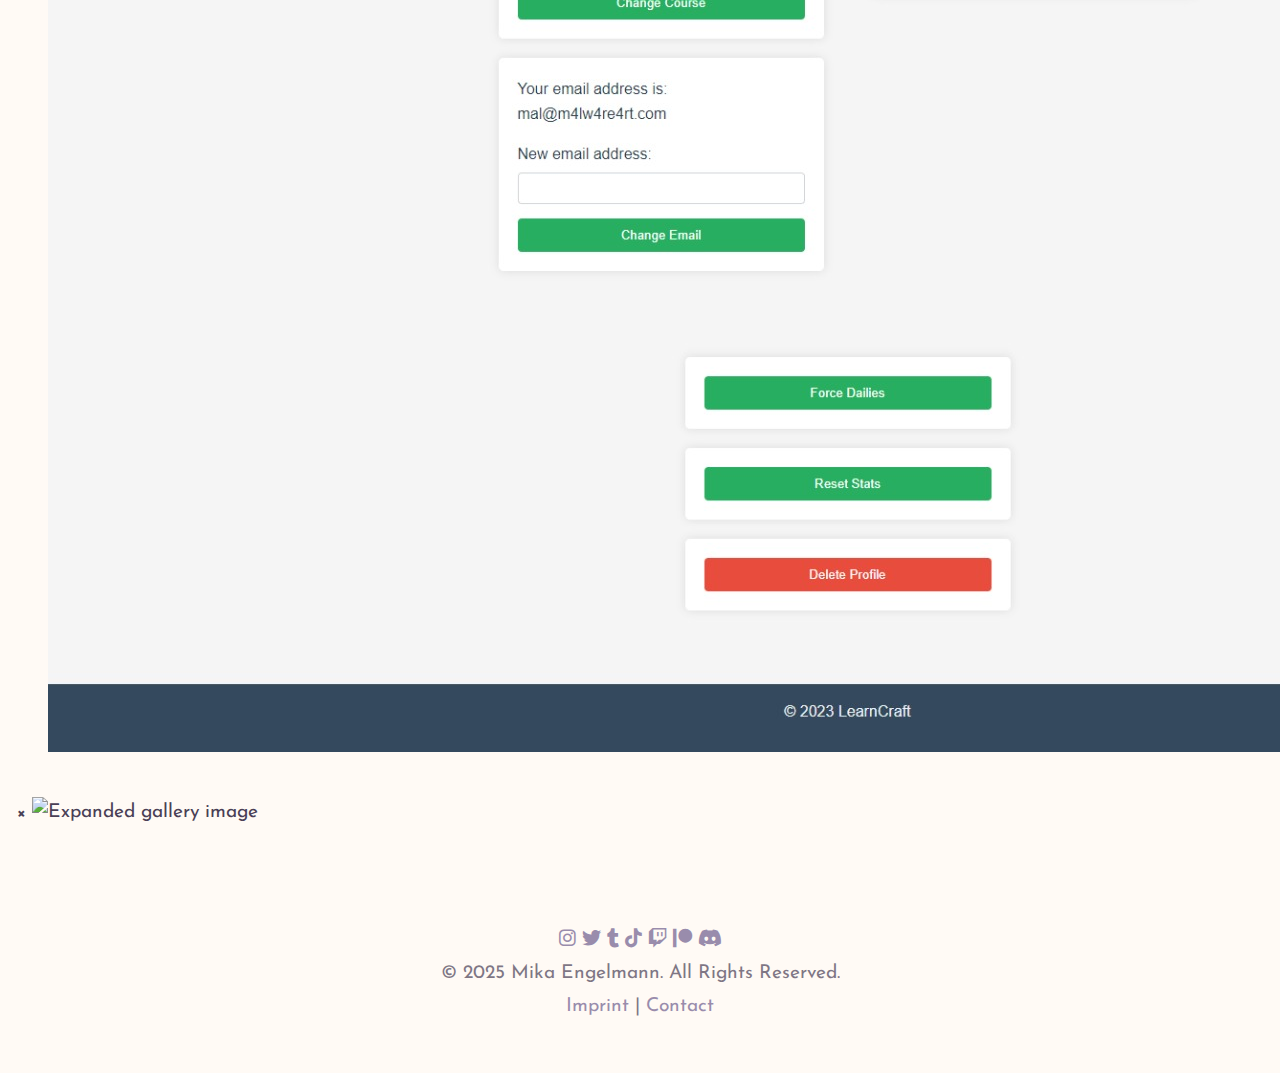
<file: html/learncraft.html>
<!DOCTYPE html>
<html lang="en">
<head>
  <meta charset="UTF-8">
  <meta name="viewport" content="width=device-width, initial-scale=1.0">
  <title>Mika's Moonbrew</title>
  <link rel="stylesheet" href="../css/styles.css">
  <link rel="stylesheet" href="https://cdnjs.cloudflare.com/ajax/libs/font-awesome/6.0.0/css/all.min.css">
</head>
<body>
    <header>
        <div class="glitch" data-text="M4LW4RE4RT">M4LW4RE4RT</div>
        <nav>
          <ul>
            <li><a href="/index.html">Home</a></li>
            <li><a href="./chromaguild.html" class="cg">Chroma Guild</a></li>
            <li><a href="./about.html">About</a></li>
            <li><a href="./portfolio.html">Portfolio</a></li>
            <li><a href="https://mikasmoonbrew.sumupstore.com" target="_blank" rel="noopener">Shop</a></li>          <li><a href="./conventions.html">Conventions</a></li>
            <li><a href="./contact.html">Contact</a></li>
          </ul>
        </nav>
    </header>

    <div class="back-to-portfolio">
      <a href="./portfolio.html" class="btn">< Back to Portfolio</a>
    </div>

    <main>
        <h1>LearnCraft</h1>
        <p>Welcome to the documentation for the LearnCraft project. This project is designed to help study in a gamified environment.</p>
        <h2>Installation</h2>
        <p>To install LearnCraft, follow these steps:</p>
        <ul>
                <li>Clone the repository: git clone <a href="https://github.com/m4lw4re4rt/learncraft.git">https://github.com/m4lw4re4rt/learncraft.git</a> </li>
                <li>Navigate to the project directory: <code>cd learncraft</code></li>
                <li>Install the required dependencies: <code>pip install -r requirements.txt</code></li>
        </ul>
        <h2>Gallery</h2>
        <section class="concept-art">
                <div class="gallery">
                  <a href="../images/lc_home.jpeg" data-title="Home Page">
                    <img src="../images/lc_home.jpeg" alt="home">
                  </a>
                  <a href="../images/lc_quest_create.jpeg" data-title="Create Quest">
                    <img src="../images/lc_quest_create.jpeg" alt="create quest">
                  </a>
                  <a href="../images/lc_quests.jpeg" data-title="Quests">
                    <img src="../images/lc_quests.jpeg" alt="quests">
                  </a>
                  <a href="../images/lc_profile.jpeg" data-title="Profile">
                    <img src="../images/lc_profile.jpeg" alt="profile">
                  </a>
                </div>
        </section>
    </main>

    <!-- Lightbox HTML -->
        <div id="lightbox" class="lightbox">
                <span class="lightbox-close">&times;</span>
                <img class="lightbox-content" id="lightbox-img" alt="Expanded gallery image">
                <div id="lightbox-caption"></div>
        </div>

     <footer>
      <div class="social-media">
          <a href="https://www.instagram.com/mikasmoonbrew" target="_blank" rel="noopener" aria-label="Instagram">
            <i class="fab fa-instagram"></i>
          </a>
          <a href="https://bsky.app/profile/mikasmoonbrew.bsky.social" target="_blank" rel="noopener" aria-label="Twitter">
            <i class="fab fa-twitter"></i>
          </a>
          <a href="https://www.tumblr.com/blog/mikasmoonbrew" target="_blank" rel="noopener" aria-label="Tumblr">
            <i class="fab fa-tumblr"></i>
          </a>
          <a href="https://www.tiktok.com/@mikasmoonbrew" target="_blank" rel="noopener" aria-label="TikTok">
            <i class="fab fa-tiktok"></i>
          </a>
          <a href="https://www.twitch.tv/mikasmoonbrew" target="_blank" rel="noopener" aria-label="Twitch">
            <i class="fab fa-twitch"></i>
          </a>
          <a href="https://www.patreon.com/mikasmoonbrew" target="_blank" rel="noopener" aria-label="Patreon">
            <i class="fab fa-patreon"></i>
          </a>
          <a href="https://discord.gg/art-is-hard-925071982154887168" target="_blank" rel="noopener" aria-label="Discord">
            <i class="fab fa-discord"></i>
          </a>
        </div>
        <div>
         <p>&copy; 2025 Mika Engelmann. All Rights Reserved.</p>
        </div>
        <div class="footer-links"></div>
        <a href="./imprint.html">Imprint</a> | 
        <a href="./contact.html">Contact</a>
      </div>
  </footer>
    <script src="../scripts.js"></script>
 
</body>
</html>
</file>
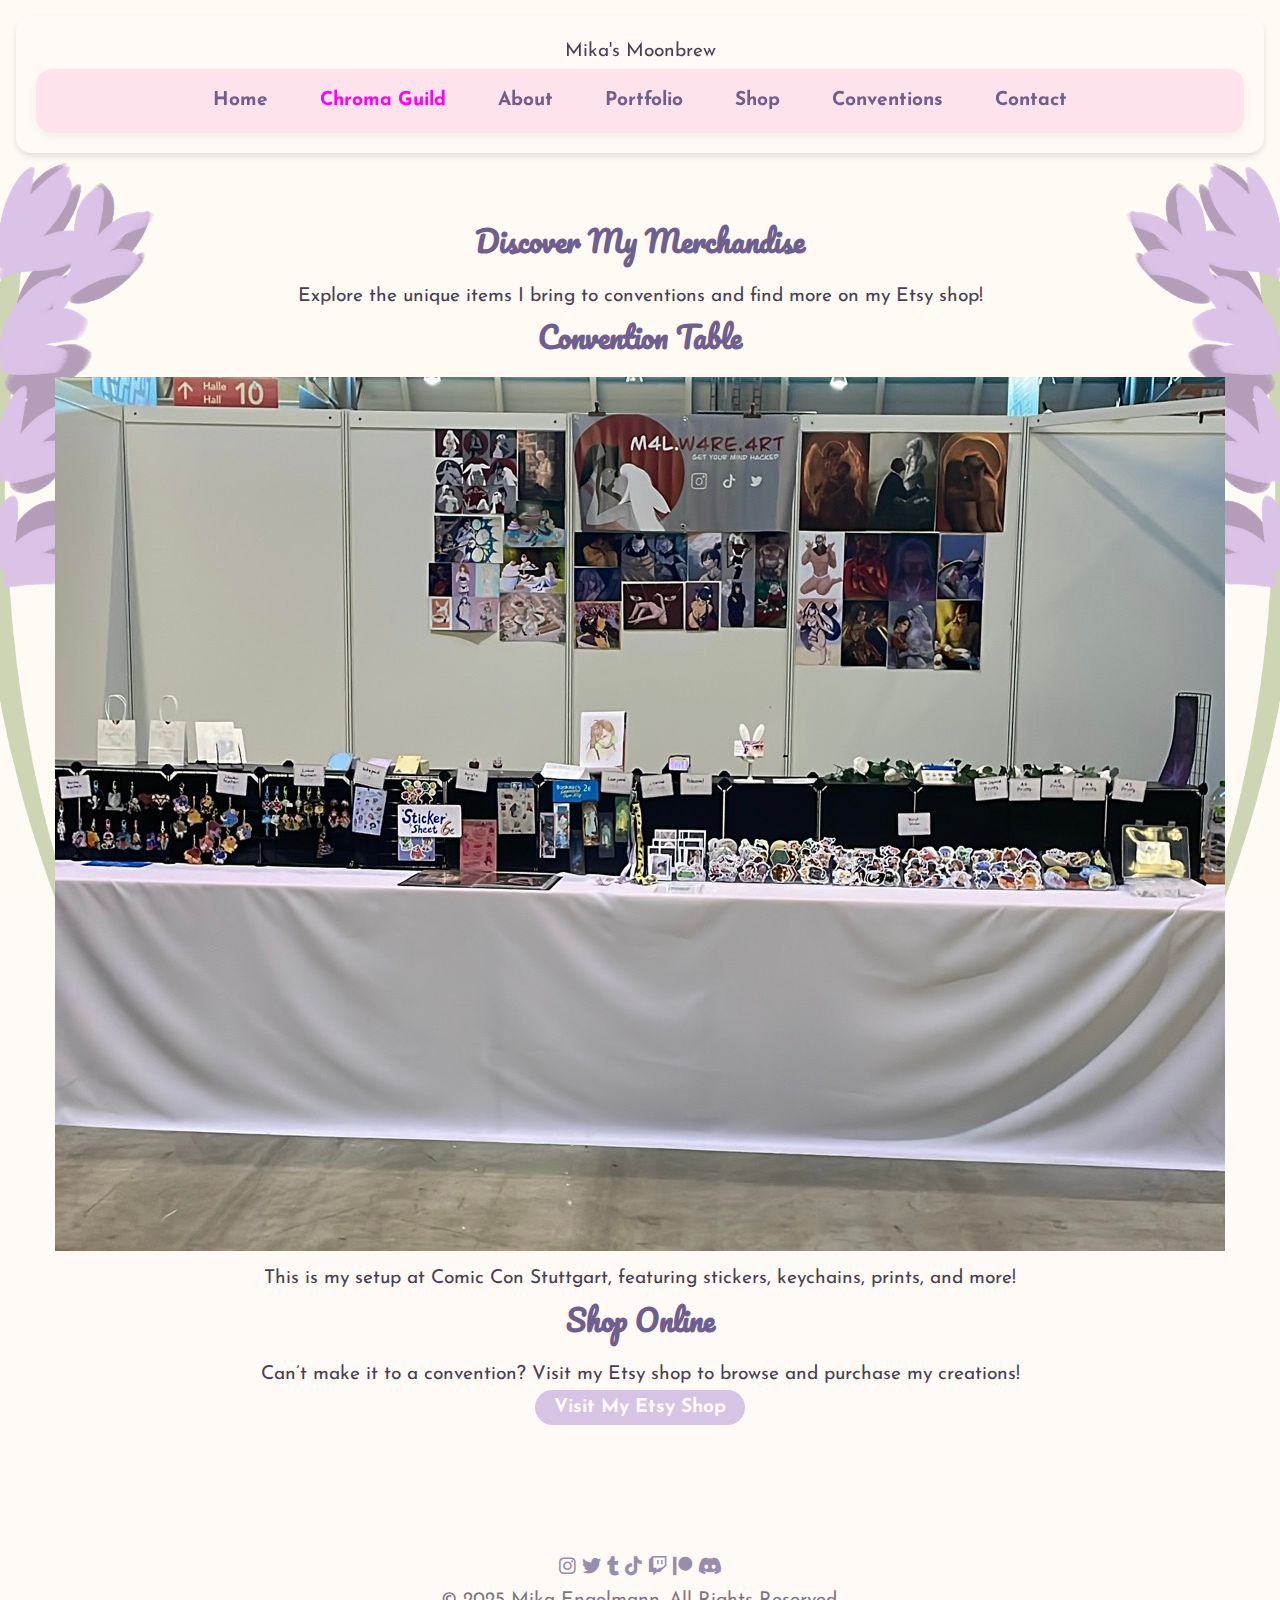
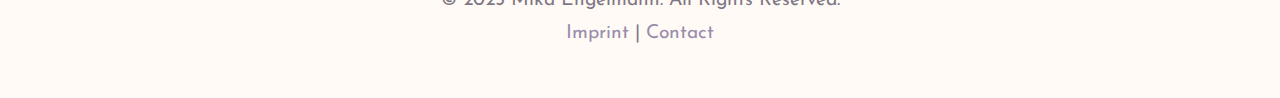
<file: html/merchandise.html>
<!DOCTYPE html>
<html lang="en">
<head>
  <meta charset="UTF-8">
  <meta name="viewport" content="width=device-width, initial-scale=1.0">
  <title>Mika's Moonbrew</title>
  <link rel="stylesheet" href="../css/styles.css">
  <link rel="stylesheet" href="https://cdnjs.cloudflare.com/ajax/libs/font-awesome/6.0.0/css/all.min.css">
</head>
<body>
    <header>
        <div class="glitch" data-text="M4LW4RE4RT">Mika's Moonbrew</div>
        <nav>
          <ul>
            <li><a href="/index.html">Home</a></li>
            <li><a href="./chromaguild.html" class="cg">Chroma Guild</a></li>
            <li><a href="./about.html">About</a></li>
            <li><a href="./portfolio.html">Portfolio</a></li>
            <li><a href="https://mikasmoonbrew.sumupstore.com" target="_blank" rel="noopener">Shop</a></li>          <li><a href="./conventions.html">Conventions</a></li>
            <li><a href="./contact.html">Contact</a></li>
          </ul>
        </nav>
    </header>

    <main id="merchandise">
        <section class="intro">
          <h2>Discover My Merchandise</h2>
          <p>Explore the unique items I bring to conventions and find more on my Etsy shop!</p>
        </section>
    
        <section class="merch-table">
          <h2>Convention Table</h2>
          <img src="../images/table.jpg" alt="My convention table setup" class="table-image">
          <p>This is my setup at Comic Con Stuttgart, featuring stickers, keychains, prints, and more!</p>
        </section>
    
        <section class="etsy-link">
          <h2>Shop Online</h2>
          <p>Can’t make it to a convention? Visit my Etsy shop to browse and purchase my creations!</p>
          <a href="https://www.etsy.com/shop/M4lW4re4rtt?ref=shop_sugg_market" target="_blank" rel="noopener" class="btn">Visit My Etsy Shop</a>
        </section>
      </main>

     <footer>
      <div class="social-media">
          <a href="https://www.instagram.com/mikasmoonbrew" target="_blank" rel="noopener" aria-label="Instagram">
            <i class="fab fa-instagram"></i>
          </a>
          <a href="https://bsky.app/profile/mikasmoonbrew.bsky.social" target="_blank" rel="noopener" aria-label="Twitter">
            <i class="fab fa-twitter"></i>
          </a>
          <a href="https://www.tumblr.com/blog/mikasmoonbrew" target="_blank" rel="noopener" aria-label="Tumblr">
            <i class="fab fa-tumblr"></i>
          </a>
          <a href="https://www.tiktok.com/@mikasmoonbrew" target="_blank" rel="noopener" aria-label="TikTok">
            <i class="fab fa-tiktok"></i>
          </a>
          <a href="https://www.twitch.tv/mikasmoonbrew" target="_blank" rel="noopener" aria-label="Twitch">
            <i class="fab fa-twitch"></i>
          </a>
          <a href="https://www.patreon.com/mikasmoonbrew" target="_blank" rel="noopener" aria-label="Patreon">
            <i class="fab fa-patreon"></i>
          </a>
          <a href="https://discord.gg/art-is-hard-925071982154887168" target="_blank" rel="noopener" aria-label="Discord">
            <i class="fab fa-discord"></i>
          </a>
        </div>
        <div>
         <p>&copy; 2025 Mika Engelmann. All Rights Reserved.</p>
        </div>
        <div class="footer-links"></div>
        <a href="./imprint.html">Imprint</a> | 
        <a href="./contact.html">Contact</a>
      </div>
  </footer>
    <script src="../scripts.js"></script>
 
</body>
</html>
</file>
<file: css/styles.css>
/* Import Google Fonts */
@import url('https://fonts.googleapis.com/css2?family=Josefin+Sans:wght@300;400;600&family=Pacifico&display=swap');

/* Root variables for color palette */
:root {
  --lavender: #D7C3E4;
  --cream: #fffaf5;
  --rose: #ffe3ec;
  --ink: #4a3f55;
  --accent: #6F5E8E;
  --shadow: rgba(0, 0, 0, 0.05);
}

/* Reset & base styles */
* {
  margin: 0;
  padding: 0;
  box-sizing: border-box;
}

body {
  background-color: var(--cream);
  background-image: url('../images/background.png');
  background-size: cover;
  background-repeat: no-repeat;
  background-position: center;
  background-attachment: fixed;
  color: var(--ink);
  font-family: 'Josefin Sans', sans-serif;
  line-height: 1.7;
  font-size: 1.2rem;
  padding: 1rem;
}

/* Headings */
h1, h2, h3, h4, h5, h6 {
  font-family: 'Pacifico', cursive;
  color: var(--accent);
  margin-bottom: 0.5em;
}

/* Links */
a {
  color: var(--accent);
  text-decoration: none;
  transition: color 0.3s ease;
}

a:hover {
  color: var(--accent);
}

/* Buttons */
button, .btn {
  background-color: var(--lavender);
  color: var(--cream);
  font-weight: bold;
  border: none;
  padding: 0.5rem 1.2rem;
  border-radius: 1.5rem;
  cursor: pointer;
  transition: all 0.3s ease;
  font-family: 'Josefin Sans', sans-serif;
}

button:hover, .btn:hover {
  background-color: var(--accent);
  color: var(--ink);
}

/* Logo Styling */
.logo img {
  max-width: 150px; /* Adjust the size of the logo */
  height: auto;
  display: block;
  margin: 0 auto;
}

/* Containers */
.container {
  max-width: 1100px;
  margin: 0 auto;
  padding: 2rem 1rem;
}

.container img {
  max-width: 50%;
  height: auto;
  border-radius: 10px;
}

/* Card style */
.card {
  background: white;
  border-radius: 1rem;
  box-shadow: 0 5px 15px var(--shadow);
  padding: 1.5rem;
  transition: transform 0.3s ease;
}

.card:hover {
  transform: translateY(-5px);
}

/* Navigation */
nav {
  background-color: var(--rose);
  padding: 1rem 2rem;
  border-radius: 1rem;
  box-shadow: 0 4px 10px var(--shadow);
  display: flex;
  justify-content: space-between;
  align-items: center;
}

nav a {
  margin: 0 1rem;
  font-weight: 600;
}

/*header*/
header {
  padding: 20px;
  position: sticky;
  top: 0;
  z-index: 1000;
  text-align: center;
  box-shadow: 0 4px 6px rgba(0, 0, 0, 0.1);
  background-color: var(--cream);
  border-radius: 1rem;
  margin-bottom: 2rem;
  transition: background-color 0.3s ease;
}

header img {
  max-width: 100px; /* Adjust the size of the logo */
  height: auto;
  display: block;
  margin: 0 auto;
}

nav ul {
  list-style: none;
  display: flex;
  justify-content: center;
  align-items: center; /* Center vertically */
  padding: 0;
  margin: 0 auto;
  flex-wrap: wrap; /* Allow items to wrap on smaller screens */
}

nav li {
  margin: 0 10px;
}

nav a {
  text-decoration: none;
  font-weight: bold;
  transition: color 0.3s ease, text-shadow 0.3s ease;
}

/* Footer */
footer {
  margin-top: 4rem;
  text-align: center;
  padding: 2rem;
  color: var(--ink);
  opacity: 0.7;
}

#hero {
  color: var(--ink);
  text-align: center;
  padding: 100px 20px;
  max-width: 80%;
  border-radius: 20px;
  margin: 70px auto;
  background-image: url('../images/lace.png');
  background-size: fit;
  background-repeat: no-repeat;
  background-position: center;
}

#hero h1 {
  margin-bottom: 20px;
  color: var(--accent);
}

#hero p {
  line-height: 1.8;
  margin-left: 200px;
  margin-right: 200px;
  margin-bottom: 20px;
}

#hero .hero-btn {
  background-color: var(--accent);
  color: var(--cream);
  padding: 1rem 2rem;
  border-radius: 2rem;
  text-decoration: none;
  font-weight: bold;
  transition: background-color 0.3s ease, transform 0.3s ease;
}

#hero .hero-btn:hover {
  background-color: var(--lavender);
  color: var(--ink);
  transform: scale(1.1);
}

.grid {
  display: grid;
  grid-template-columns: repeat(auto-fit, minmax(220px, 1fr));
  gap: 2rem;
  margin-top: 2rem;
}

.card img {
  width: 100%;
  border-radius: 1rem;
  margin-bottom: 1rem;
}

/* About Section Styles */
#about {
  padding: 50px 20px;
  background: var(--lavender);
  color: var(--ink);
  text-align: center;
  border-radius: 10px;
  box-shadow: 0 4px 6px rgba(0, 0, 0, 0.1);
  margin: 50px auto;
  max-width: 70%;
}

#about .intro-content {
  display: flex;
  flex-wrap: wrap;
  align-items: center;
  justify-content: center;
  gap: 20px;
}

#about .intro-image {
  max-width: 300px;
  width: 100%;
  height: auto;
  border-radius: 10px;
  box-shadow: 0 4px 6px rgba(0, 0, 0, 0.1);
  margin: 20px;
}

#about .intro-text {
  max-width: 600px;
  text-align: left;
}

#about .intro-text h1 {
  margin-bottom: 20px;
  color: var(--accent);
}

#about .intro-text p {
  line-height: 1.6;
  margin-bottom: 20px;
  color: var(--ink);
}

#about .btn {
  background-color: var(--accent);
  color: var(--cream);
  padding: 0.8rem 1.5rem;
  border-radius: 1.5rem;
  text-decoration: none;
  font-weight: bold;
  transition: background-color 0.3s ease, transform 0.3s ease;
}

#about .btn:hover {
  background-color: var(--lavender);
  color: var(--ink);
  transform: scale(1.05);
}

/* Preview Images Section Styles */
#preview-images {
  padding: 50px 20px;
  background: var(--rose);
  color: var(--ink);
  text-align: center;
  border-radius: 10px;
  box-shadow: 0 4px 6px rgba(0, 0, 0, 0.1);
  margin: 50px auto;
  max-width: 70%;
}

.preview-gallery {
  display: grid;
  grid-template-columns: repeat(auto-fit, minmax(250px, 1fr));
  gap: 20px;
  margin-top: 20px;
}

.preview-item {
  background: var(--lavender);
  border-radius: 10px;
  box-shadow: 0 4px 6px rgba(0, 0, 0, 0.1);
  overflow: hidden;
  transition: transform 0.3s ease, box-shadow 0.3s ease;
}

.preview-item:hover {
  transform: scale(1.05);
  box-shadow: 0 8px 12px rgba(0, 0, 0, 0.2);
}

.preview-item:hover {
  transform: scale(1.05);
  box-shadow: 0 8px 12px rgba(0, 0, 0, 0.2);
}

.preview-item img {
  width: 100%;
  height: 600px;
  object-fit: cover;
  border-bottom: 2px solid var(--accent);
}

.preview-item h3 {
  margin: 15px 0;
  color: var(--ink);
}

.preview-item a {
  text-decoration: none;
  color: inherit;
  display: block;
  padding: 10px;
}

.preview-item a:hover h3 {
  color: var(--accent);
}

#contact {
  padding: 50px 20px;
  background: var(--lavender);
  color: var(--ink);
  text-align: center;
  border-radius: 10px;
  box-shadow: 0 4px 6px rgba(0, 0, 0, 0.1);
  margin: 50px auto;
  max-width: 70%;
}

#contact h2 {
  margin-bottom: 20px;
  color: var(--accent);
}

#contact p {
  margin-bottom: 30px;
  color: var(--ink);
}

#contact form {
  display: flex;
  flex-direction: column;
  gap: 15px;
}

#contact input,
#contact textarea {
  width: 100%;
  padding: 15px;
  border: 2px solid var(--accent);
  border-radius: 5px;
  font-family: 'Josefin Sans', sans-serif;
  color: var(--ink);
  background: var(--cream);
  box-shadow: 0 2px 4px rgba(0, 0, 0, 0.1);
  transition: border-color 0.3s ease, box-shadow 0.3s ease;
}

#contact input:focus,
#contact textarea:focus {
  border-color: var(--lavender);
  box-shadow: 0 0 8px var(--lavender);
  outline: none;
}

#contact textarea {
  resize: none;
  height: 150px;
}

#contact button {
  background-color: var(--accent);
  color: var(--cream);
  padding: 0.8rem 1.5rem;
  border-radius: 1.5rem;
  border: none;
  cursor: pointer;
  font-weight: bold;
  transition: background-color 0.3s ease, transform 0.3s ease;
}

#contact button:hover {
  background-color: var(--lavender);
  color: var(--ink);
  transform: scale(1.05);
}

main {
  margin-top: 2rem;
  content: center;
  padding: 2rem;
  text-align: center;
}

#introduction {
  padding: 50px 20px;
  background: var(--rose);
  color: var(--ink);
  text-align: center;
  border-radius: 10px;
  box-shadow: 0 4px 6px rgba(0, 0, 0, 0.1);
  margin: 50px auto;
  max-width: 1100px;
}

#introduction .container {
  display: flex;
  flex-wrap: wrap;
  align-items: center;
  justify-content: center;
  gap: 20px;
}

#introduction .intro-text {
  max-width: 600px;
  text-align: left;
}

#introduction .intro-text h1 {
  margin-bottom: 20px;
  color: var(--accent);
}

#introduction .intro-text p {
  line-height: 1.6;
  color: var(--ink);
}

#introduction .intro-image {
  max-width: 400px;
  width: 100%;
}

#introduction .intro-image img {
  width: 100%;
  height: auto;
  border-radius: 10px;
  box-shadow: 0 4px 6px rgba(0, 0, 0, 0.1);
}

hr {
  border: none;
  height: 3px;
  background-color: var(--lavender);
  margin: 20px auto;
  width: 80%;
}

#cv {
  padding: 50px 20px;
  background: var(--lavender);
  color: var(--ink);
  text-align: center;
  border-radius: 10px;
  box-shadow: 0 4px 6px rgba(0, 0, 0, 0.1);
  margin: 50px auto;
  max-width: 1100px;
}

.cv-grid {
  display: flex;
  flex-wrap: wrap;
  justify-content: center;
  gap: 20px;
}

.cv-details {
  max-width: 600px;
  text-align: left;
  background: var(--cream);
  padding: 20px;
  border-radius: 10px;
  box-shadow: 0 4px 6px rgba(0, 0, 0, 0.1);
}

.cv-details li {
  list-style: none;
  margin: 0;
  padding: 0;
}

#self-portraits {
  padding: 50px 20px;
  background: var(--rose);
  color: var(--ink);
  text-align: center;
  border-radius: 10px;
  box-shadow: 0 4px 6px rgba(0, 0, 0, 0.1);
  margin: 50px auto;
  max-width: 1100px;
}

.portrait-gallery {
  display: grid;
  grid-template-columns: repeat(auto-fit, minmax(200px, 1fr));
  gap: 20px;
  margin-top: 20px;
}

.portrait-item {
  background: var(--lavender);
  border-radius: 10px;
  box-shadow: 0 4px 6px rgba(0, 0, 0, 0.1);
  padding: 15px;
  text-align: center;
  transition: transform 0.3s ease, box-shadow 0.3s ease;
}

.portrait-item:hover {
  transform: scale(1.05);
  box-shadow: 0 8px 12px rgba(0, 0, 0, 0.2);
}

.portrait-item img {
  width: 100%;
  height: 100%;
  object-fit: cover;
  border-radius: 10px;
  margin-bottom: 10px;
}

/* Hobbies Section Styles */
#hobbies {
  padding: 50px 20px;
  background: var(--lavender);
  color: var(--ink);
  text-align: center;
  border-radius: 10px;
  box-shadow: 0 4px 6px rgba(0, 0, 0, 0.1);
  margin: 50px auto;
  max-width: 1100px;
}

.hobbies-grid {
  display: grid;
  grid-template-columns: repeat(auto-fit, minmax(250px, 1fr));
  gap: 20px;
  margin-top: 20px;
}

.hobby-item {
  background: var(--cream);
  border-radius: 10px;
  box-shadow: 0 4px 6px rgba(0, 0, 0, 0.1);
  padding: 20px;
  text-align: center;
  transition: transform 0.3s ease, box-shadow 0.3s ease;
}

.hobby-item:hover {
  transform: scale(1.05);
  box-shadow: 0 8px 12px rgba(0, 0, 0, 0.2);
}

.cg {
  color: magenta;
}

/* Portfolio Section Styles */
#portfolio {
  padding: 50px 20px;
  background: var(--cream);
  color: var(--ink);
  text-align: center;
  border-radius: 10px;
  box-shadow: 0 4px 6px rgba(0, 0, 0, 0.1);
  margin: 50px auto;
  max-width: 90%;
}
#portfolio h3 {
  margin-bottom: 20px;
  font-family: 'josefinsans', sans-serif;
  color: var(--accent);
}
.gallery-section {
  margin-bottom: 50px;
}

.project-gallery {
  display: grid;
  grid-template-columns: repeat(auto-fit, minmax(250px, 1fr));
  gap: 20px;
}

.project-item {
  background: var(--lavender);
  border-radius: 10px;
  box-shadow: 0 4px 6px rgba(0, 0, 0, 0.1);
  padding: 20px;
  text-align: center;
  transition: transform 0.3s ease, box-shadow 0.3s ease;
}

.project-item:hover {
  transform: scale(1.05);
  box-shadow: 0 8px 12px rgba(0, 0, 0, 0.2);
}

.project-item img {
  width: 100%;
  height: 200px;
  object-fit: cover;
  border-radius: 10px;
  margin-bottom: 15px;
}

/* Convention Calendar Styles */
#convention-calendar {
  padding: 50px 20px;
  background: var(--cream);
  color: var(--ink);
  text-align: center;
  border-radius: 10px;
  box-shadow: 0 4px 6px rgba(0, 0, 0, 0.1);
  margin: 50px auto;
  max-width: 1200px;
}

.calendar {
  display: grid;
  grid-template-columns: repeat(auto-fit, minmax(250px, 1fr));
  gap: 20px;
}

.month {
  background: var(--lavender);
  border-radius: 10px;
  box-shadow: 0 4px 6px rgba(0, 0, 0, 0.1);
  padding: 20px;
  text-align: left;
  transition: transform 0.3s ease, box-shadow 0.3s ease;
}

.month:hover {
  transform: scale(1.05);
  box-shadow: 0 8px 12px rgba(0, 0, 0, 0.2);
}

.events {
  margin-top: 10px;
}

.event {
  margin-bottom: 15px;
  padding: 10px;
  background: var(--cream);
  border-radius: 5px;
  box-shadow: 0 2px 4px rgba(0, 0, 0, 0.1);
}

.event strong a {
  text-decoration: none;
  color: var(--accent);
  font-size: 1.1rem;
  transition: color 0.3s ease;
}

.event strong a:hover {
  color: var(--ink);
}

.status {
  display: inline-block;
  font-size: 0.9rem;
  color: var(--accent);
  margin-top: 5px;
}

.status.confirmed {
  color: green;
}

.status i {
  margin-right: 5px;
}

/* Past Conventions Section Styles */
.past-conventions ul {
  list-style: none;
  padding: 0;
  margin: 0;
}

.past-conventions ul li {
  margin-bottom: 10px;
  font-size: 1.2rem;
}

.past-conventions ul li a {
  text-decoration: none;
  color: var(--accent);
  font-weight: bold;
  transition: color 0.3s ease;
}

.past-conventions ul li a:hover {
  color: var(--ink);
  text-decoration: underline;
}

/* Media Queries for Responsive Design */
@media (max-width: 768px) {
  body {
    font-size: 1rem;
  }
  nav ul {
    flex-direction: column;
    align-items: center;
  }
  nav li {
    margin: 10px 0;
  }
  .container {
    padding: 1rem;
  }
  #hero {
    padding: 50px 10px;
  }
  #hero h1 {
    font-size: 2rem;
  }
  #hero p {
    font-size: 1rem;
    margin-left: 0;
    margin-right: 0;
  }
  .grid {
    grid-template-columns: 1fr;
  }
  .card {
    padding: 1rem;
  }
  .logo img {
    max-width: 120px;
  }
  header img {
    max-width: 80px;
  }
  #about .intro-image {
    max-width: 100%;
  }
  #about .intro-text {
    max-width: 100%;
  }
  #preview-images .preview-gallery {
    grid-template-columns: 1fr;
  }
  #contact form {
    width: 100%;
  }
  #contact input,
  #contact textarea {
    width: 100%;
  }
  #introduction .container {
    flex-direction: column;
    align-items: center;
  }
  #introduction .intro-image {
    max-width: 100%;
  }
  #introduction .intro-text {
    max-width: 100%;
  }
  #cv .cv-grid {
    flex-direction: column;
    align-items: center;
  }
  #self-portraits .portrait-gallery {
    grid-template-columns: 1fr;
  }
  #hobbies .hobbies-grid {
    grid-template-columns: 1fr;
  }
  #portfolio .project-gallery {
    grid-template-columns: 1fr;
  }
  #convention-calendar .calendar {
    grid-template-columns: 1fr;
  }
  #convention-calendar .month {
    margin: 0 auto;
  }
  #convention-calendar .events {
    margin-top: 10px;
  }
  #convention-calendar .event {
    margin-bottom: 10px;
  }
  #convention-calendar .status {
    font-size: 0.8rem;
  }
  .past-conventions ul li {
    font-size: 1rem;
  }
  .past-conventions ul li a {
    font-size: 1rem;
  }
}
@media (max-width: 480px) {
  body {
    font-size: 0.9rem;
  }

  header {
    padding: 10px;
    position: static;
  }

  nav ul {
    flex-direction: column;
    align-items: center;
  }
  nav li {
    margin: 5px 0;
  }
  #hero {
    padding: 30px 10px;
  }
  #hero h1 {
    font-size: 1.5rem;
  }
  #hero p {
    font-size: 0.9rem;
    margin-left: 0;
    margin-right: 0;
  }
  .grid {
    grid-template-columns: 1fr;
  }
  .card {
    padding: 0.8rem;
  }
  .logo img {
    max-width: 100px;
  }
  header img {
    max-width: 60px;
  }
  #about .intro-image {
    max-width: 100%;
  }
  #about .intro-text {
    max-width: 100%;
  }
  #preview-images .preview-gallery {
    grid-template-columns: 1fr;
  }
  #contact form {
    width: 100%;
  }
  #contact input,
  #contact textarea {
    width: 100%;
  }
  #introduction .container {
    flex-direction: column;
    align-items: center;
  }
  #introduction .intro-image {  
    max-width: 100%;
  }
  #introduction .intro-text {
    max-width: 100%;
  }
  #cv .cv-grid {
    flex-direction: column;
    align-items: center;
  }
  #self-portraits .portrait-gallery {
    grid-template-columns: 1fr;
  }
  #hobbies .hobbies-grid {
    grid-template-columns: 1fr;
  }
  #portfolio .project-gallery {
    grid-template-columns: 1fr;
  }
  #convention-calendar .calendar {
    grid-template-columns: 1fr;
  }
  #convention-calendar .month {
    margin: 0 auto;
  }
  #convention-calendar .events {
    margin-top: 10px;
  }
  #convention-calendar .event {
    margin-bottom: 10px;
  }
  #convention-calendar .status {
    font-size: 0.8rem;
  }
  .past-conventions ul li {
    font-size: 0.9rem;
  }
  .past-conventions ul li a {
    font-size: 0.9rem;
  }
}
/* Print Styles */
</file>
